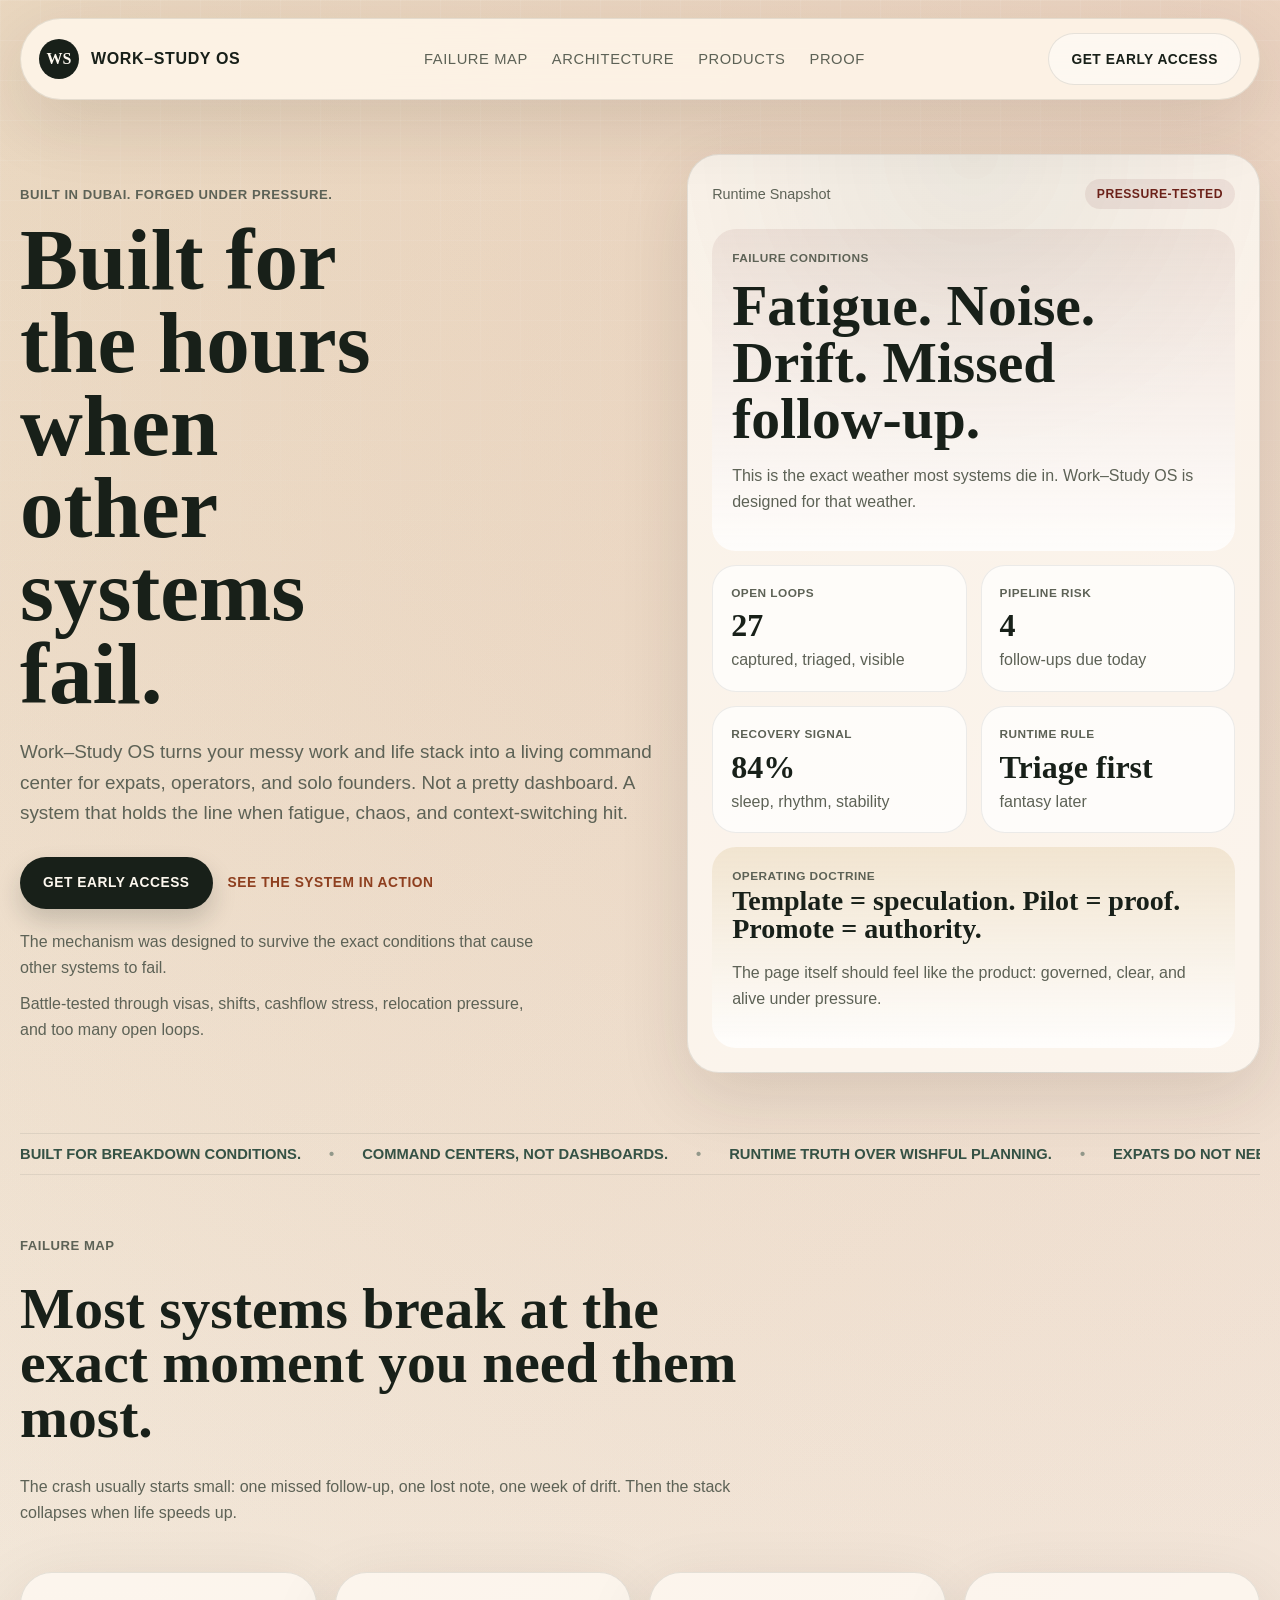
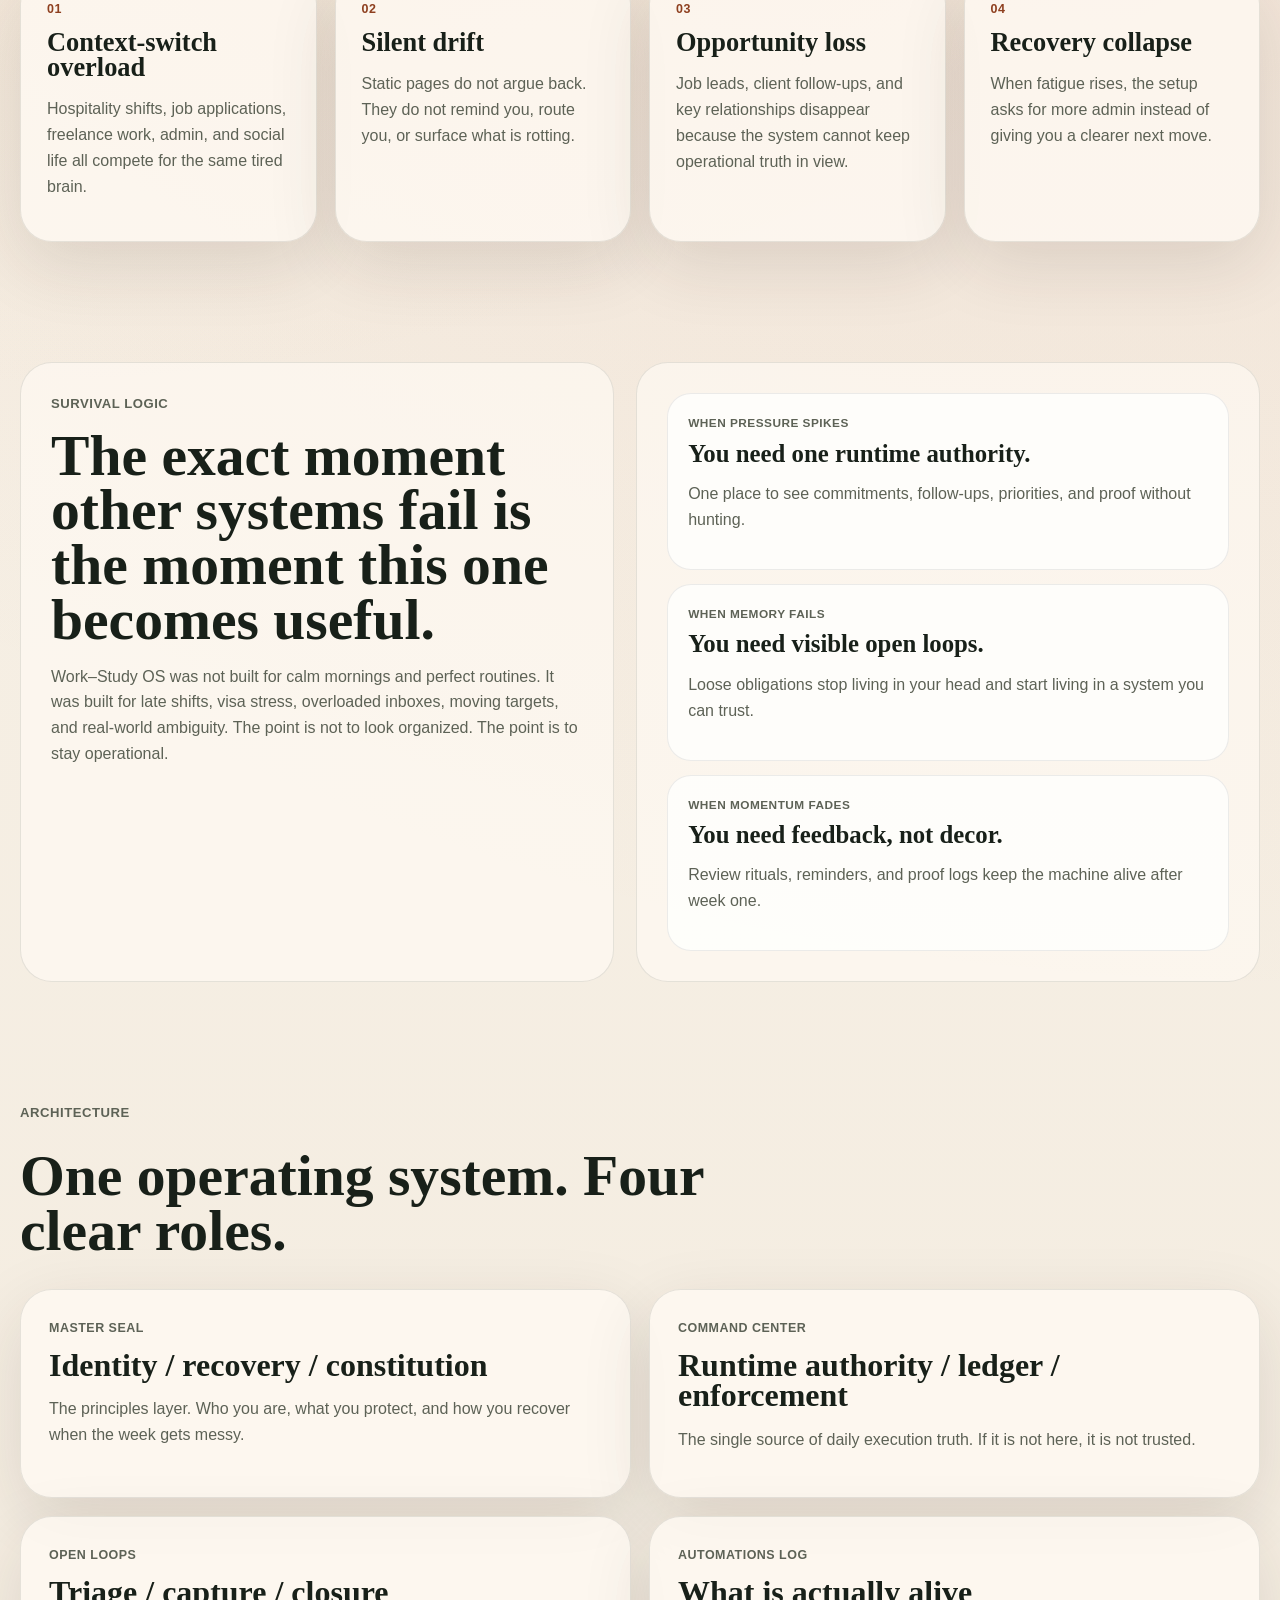
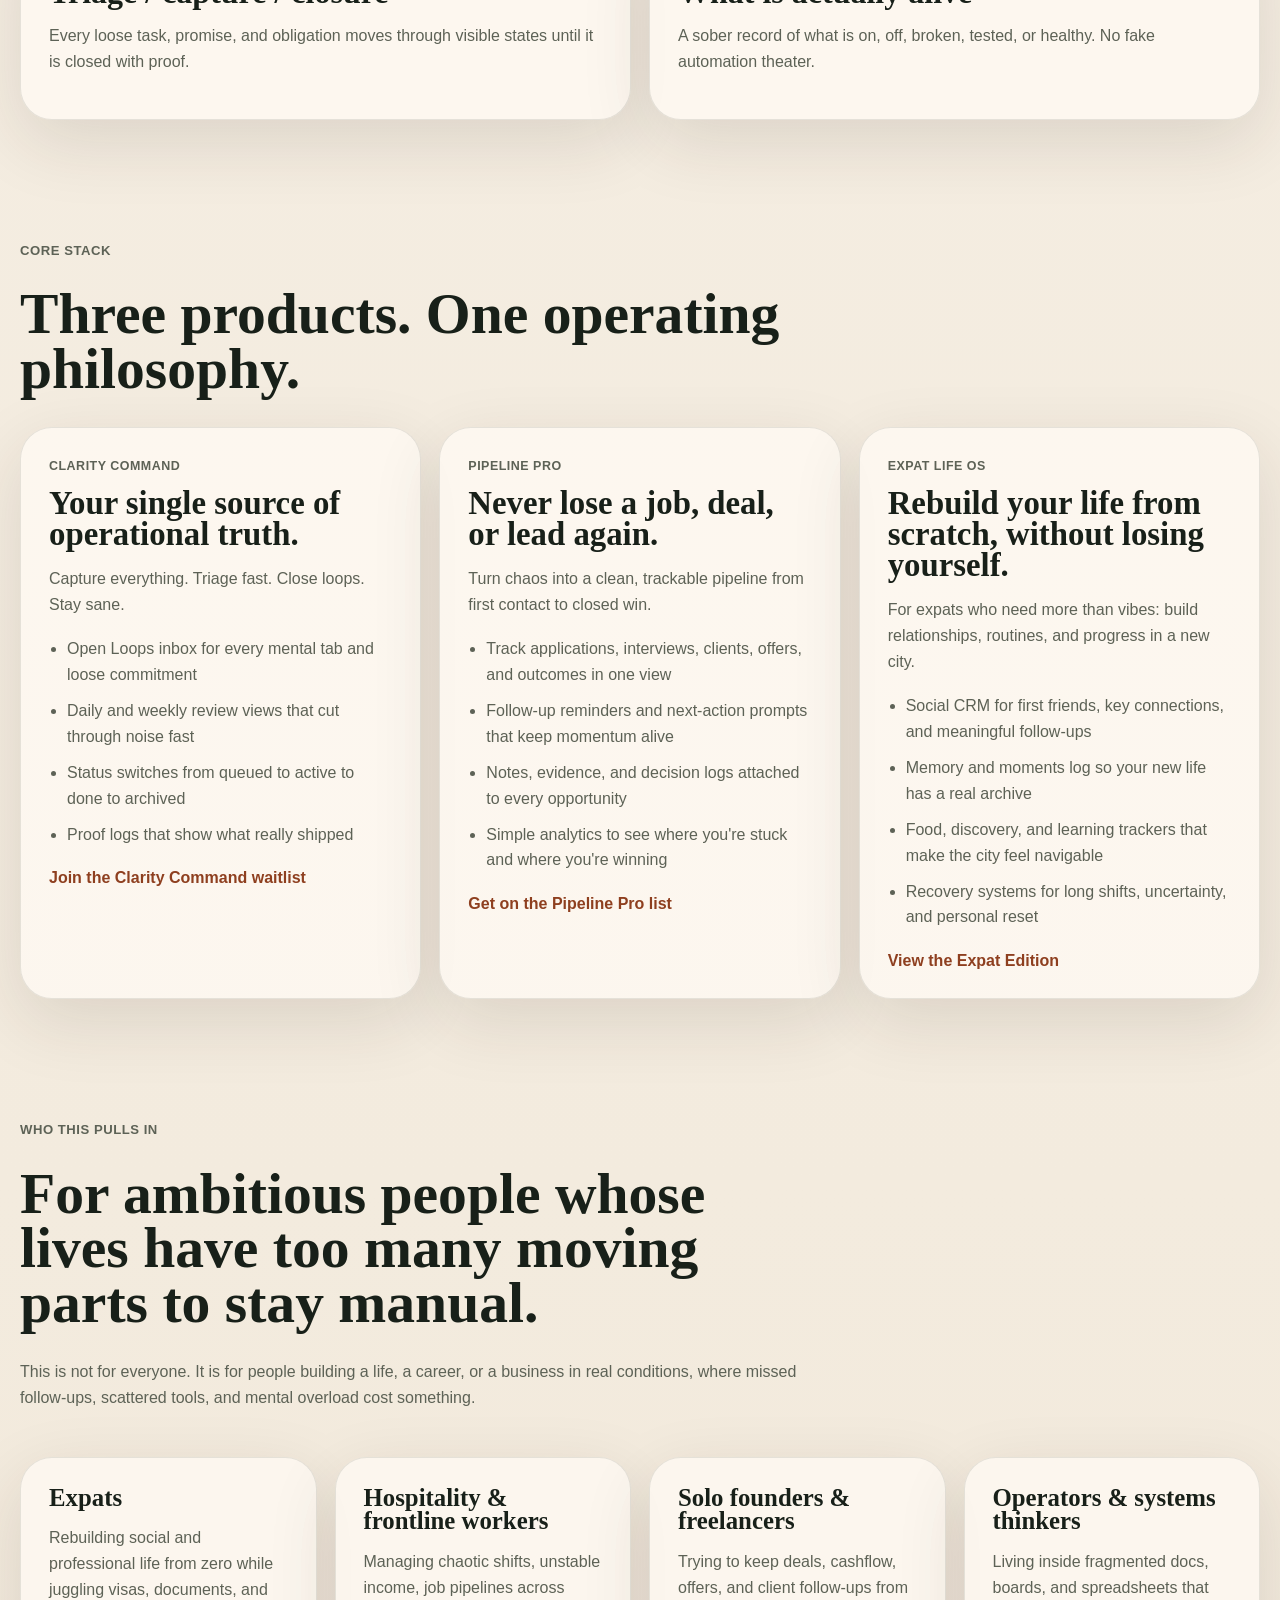
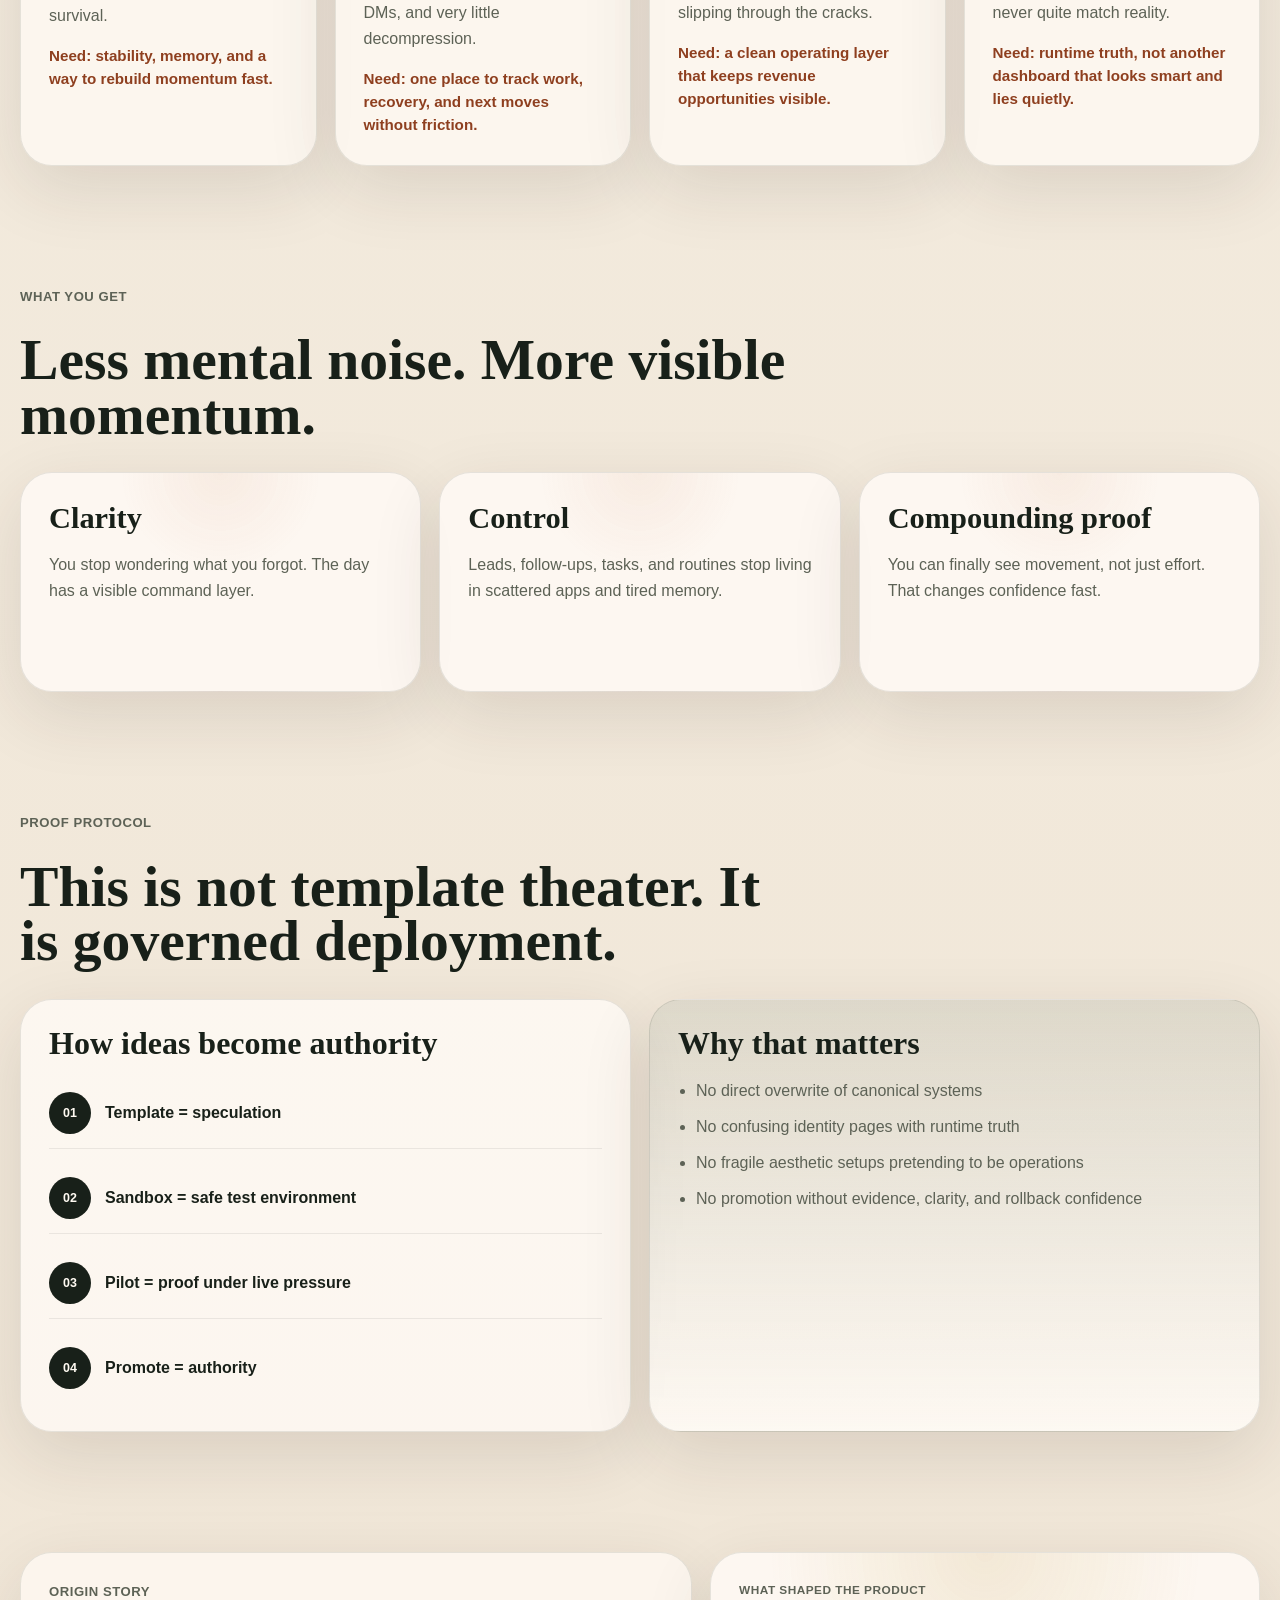
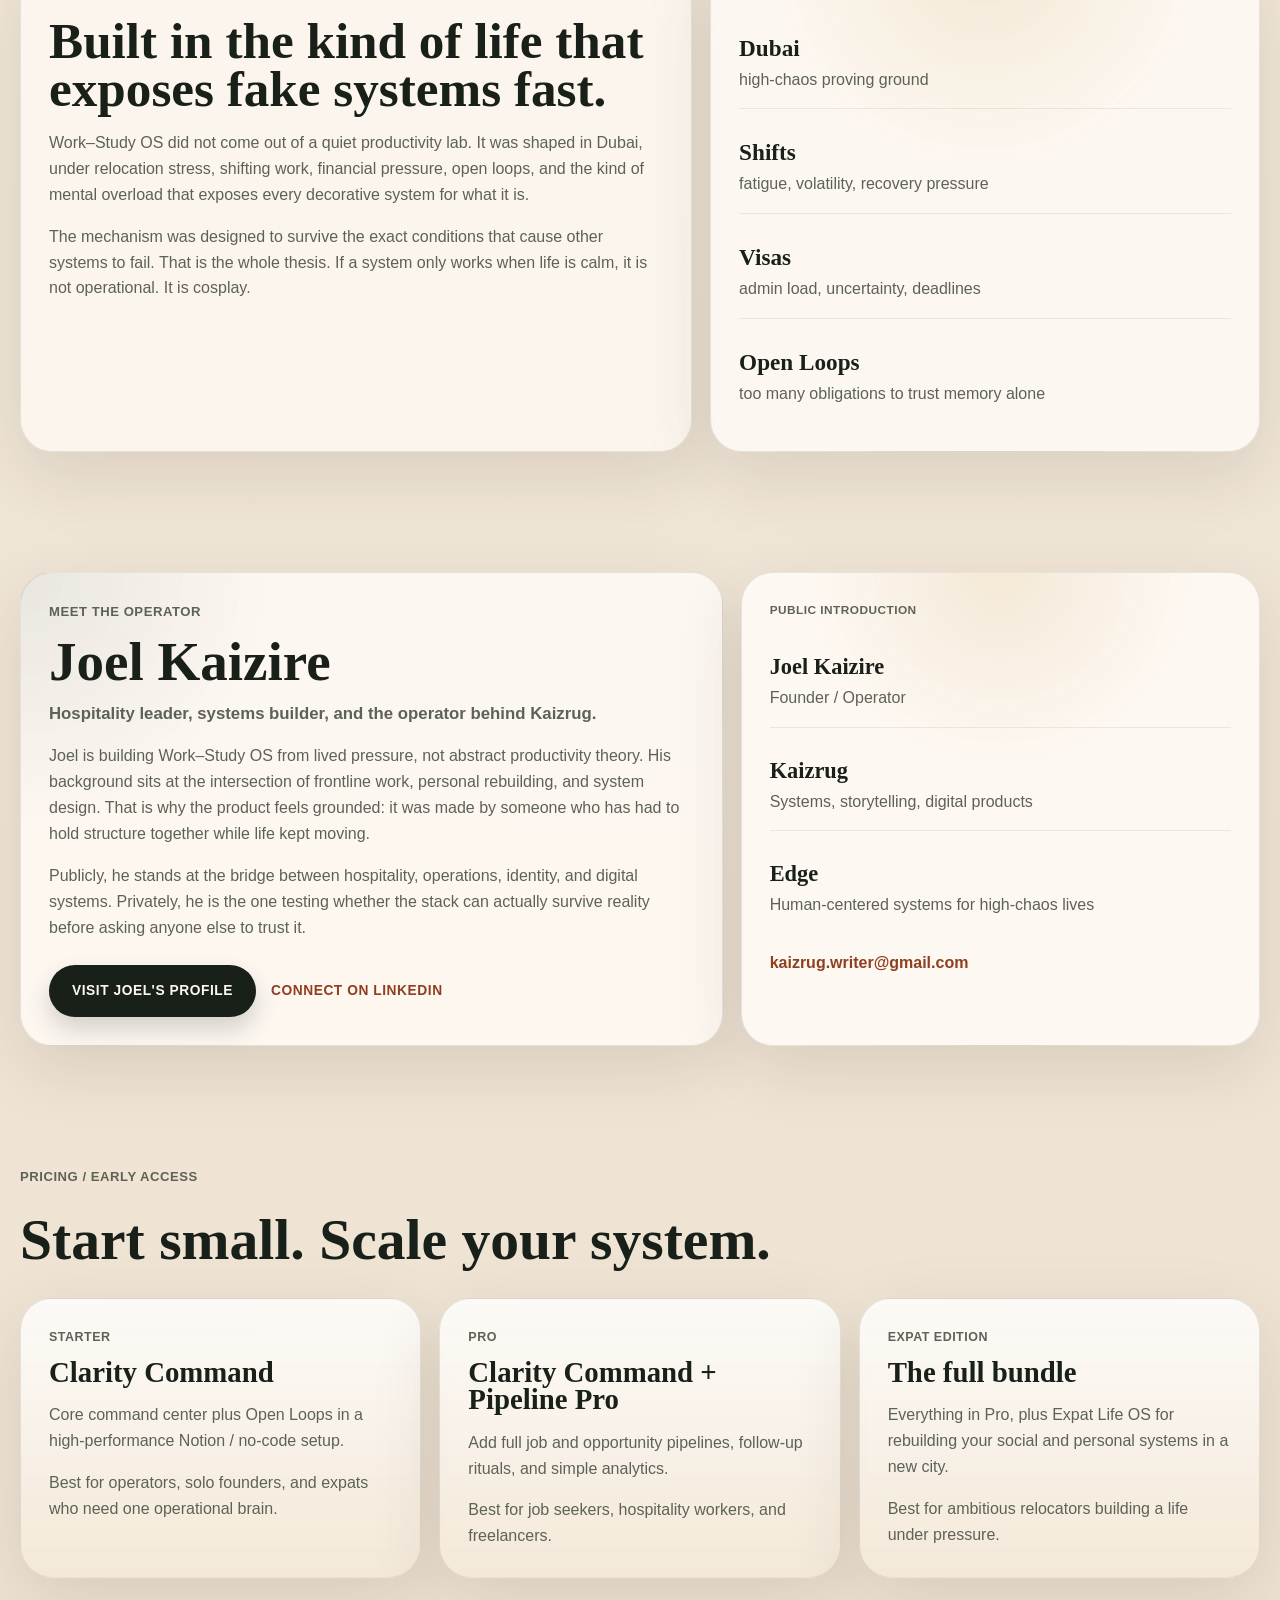
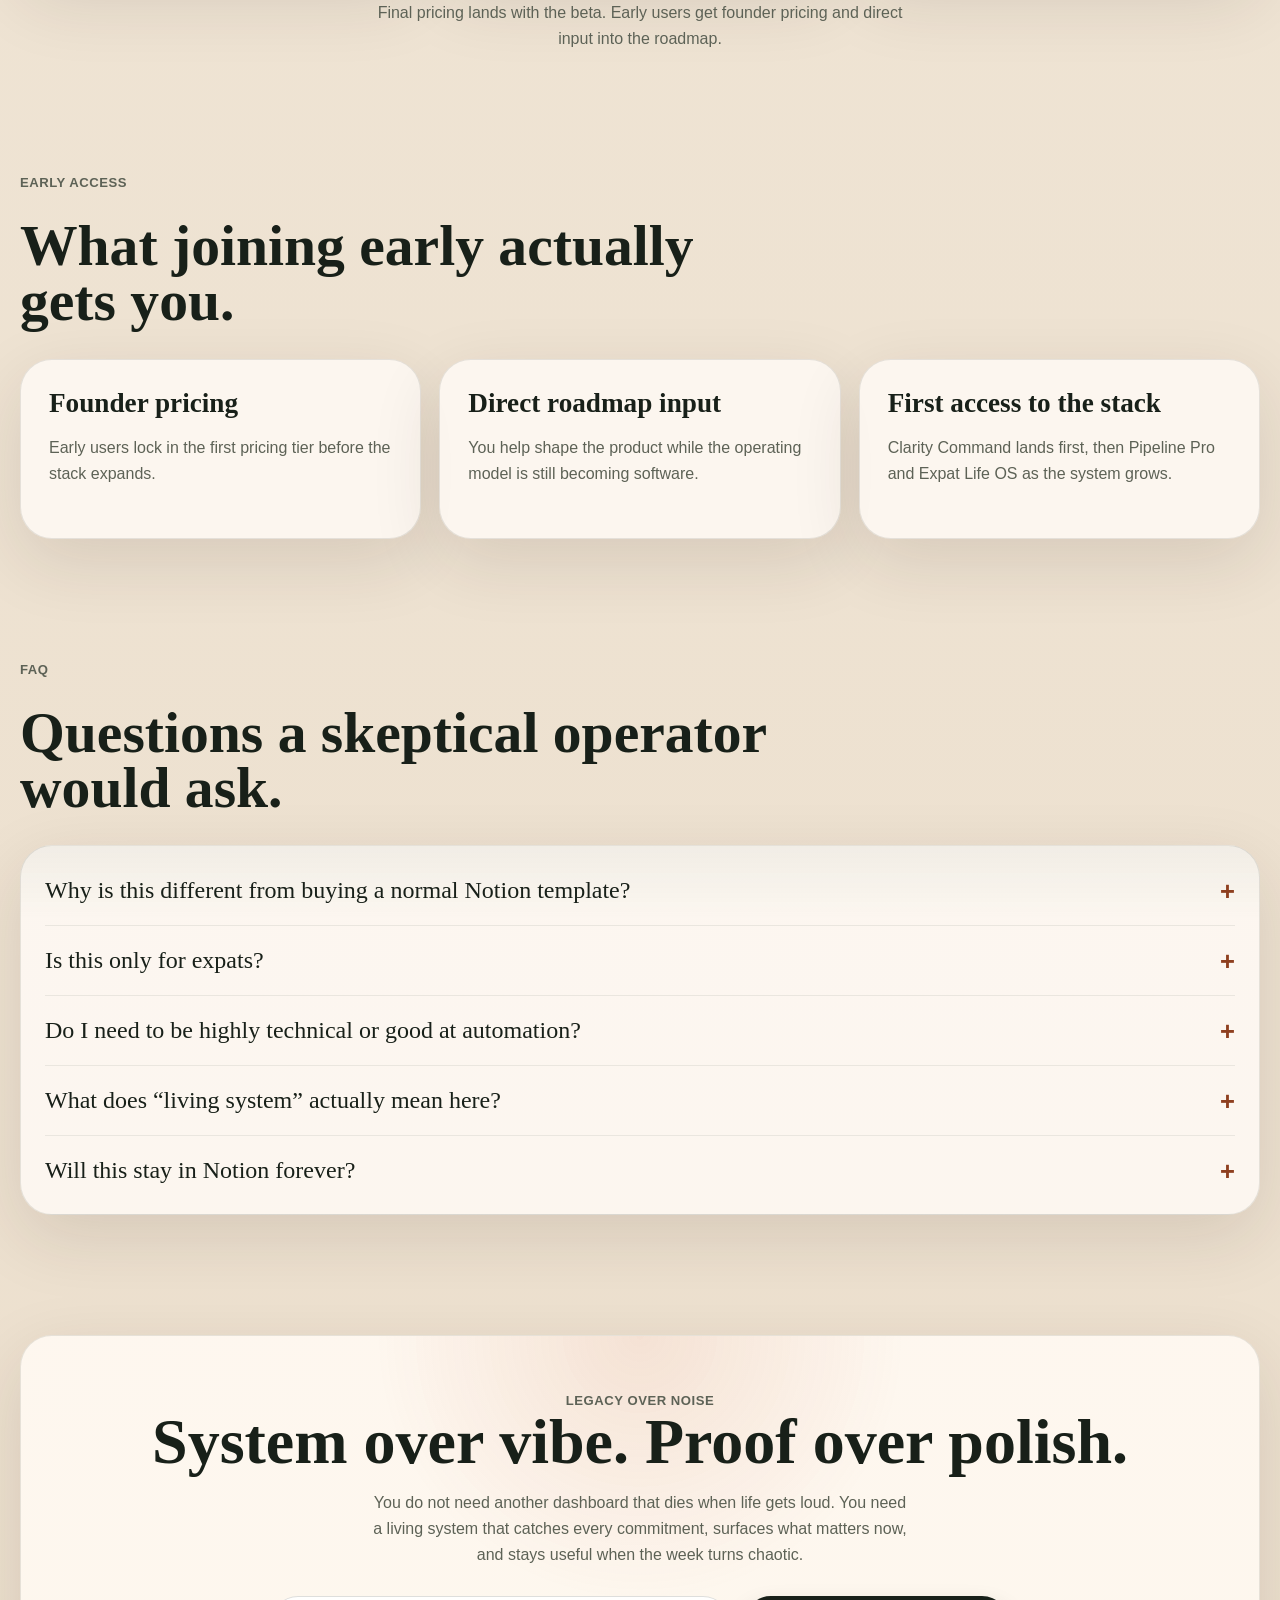
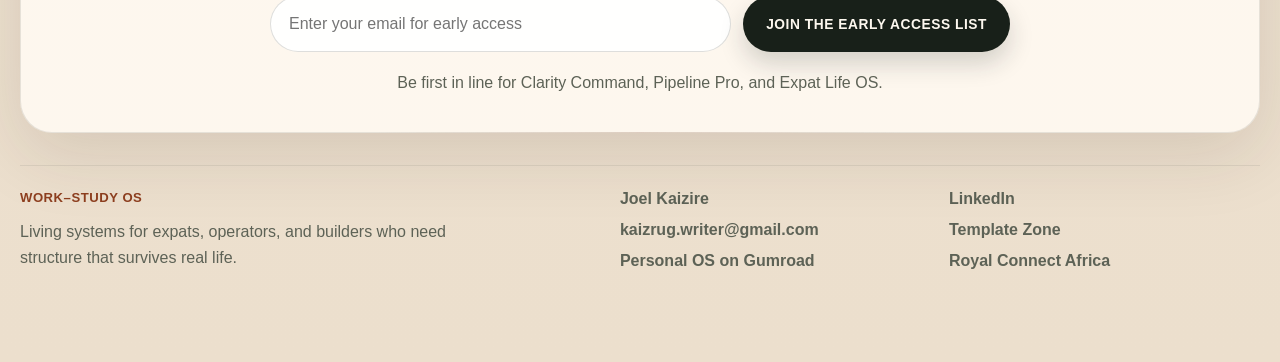
<file: index.html>
<!DOCTYPE html>
<html lang="en">
  <head>
    <meta charset="UTF-8" />
    <meta name="viewport" content="width=device-width, initial-scale=1.0" />
    <title>Work–Study OS | Built for the Hours When Other Systems Fail</title>
    <meta
      name="description"
      content="Work–Study OS is a living command center for expats, operators, and solo founders who need a system built to survive chaos, fatigue, and real-life pressure."
    />
    <link rel="stylesheet" href="styles.css" />
  </head>
  <body>
    <div class="site-shell">
      <header class="topbar" id="topbar">
        <a class="brand" href="#hero" aria-label="Work–Study OS home">
          <span class="brand-mark">WS</span>
          <span class="brand-text">Work–Study OS</span>
        </a>
        <nav class="topnav" aria-label="Primary">
          <a href="#failure-map">Failure Map</a>
          <a href="#architecture">Architecture</a>
          <a href="#products">Products</a>
          <a href="#proof">Proof</a>
        </nav>
        <a class="button button-ghost" href="#early-access">Get Early Access</a>
      </header>

      <main>
        <section class="hero section" id="hero">
          <div class="hero-copy reveal">
            <p class="eyebrow">Built in Dubai. Forged under pressure.</p>
            <h1>Built for the hours when other systems fail.</h1>
            <p class="hero-lead">
              Work–Study OS turns your messy work and life stack into a living command center
              for expats, operators, and solo founders. Not a pretty dashboard. A system that
              holds the line when fatigue, chaos, and context-switching hit.
            </p>
            <div class="hero-actions">
              <a class="button button-primary" href="#early-access">Get Early Access</a>
              <a class="button button-link" href="https://kayzjoel.gumroad.com/l/tfaiv" target="_blank" rel="noopener noreferrer">See the system in action</a>
            </div>
            <div class="hero-meta">
              <p>
                The mechanism was designed to survive the exact conditions that cause other
                systems to fail.
              </p>
              <p>
                Battle-tested through visas, shifts, cashflow stress, relocation pressure, and
                too many open loops.
              </p>
            </div>
          </div>

          <aside class="hero-panel reveal" aria-label="Runtime snapshot">
            <div class="panel-header">
              <span>Runtime Snapshot</span>
              <span class="status-pill">Pressure-Tested</span>
            </div>
            <div class="control-stack">
              <article class="stack-card stack-card-priority">
                <p class="signal-label">Failure Conditions</p>
                <h2>Fatigue. Noise. Drift. Missed follow-up.</h2>
                <p>
                  This is the exact weather most systems die in. Work–Study OS is designed for
                  that weather.
                </p>
              </article>
              <article class="stack-row">
                <div class="stack-stat">
                  <p class="signal-label">Open Loops</p>
                  <strong>27</strong>
                  <span>captured, triaged, visible</span>
                </div>
                <div class="stack-stat">
                  <p class="signal-label">Pipeline Risk</p>
                  <strong>4</strong>
                  <span>follow-ups due today</span>
                </div>
              </article>
              <article class="stack-row">
                <div class="stack-stat">
                  <p class="signal-label">Recovery Signal</p>
                  <strong>84%</strong>
                  <span>sleep, rhythm, stability</span>
                </div>
                <div class="stack-stat">
                  <p class="signal-label">Runtime Rule</p>
                  <strong>Triage first</strong>
                  <span>fantasy later</span>
                </div>
              </article>
              <article class="stack-card stack-card-doctrine">
                <p class="signal-label">Operating Doctrine</p>
                <h3>Template = speculation. Pilot = proof. Promote = authority.</h3>
                <p>
                  The page itself should feel like the product: governed, clear, and alive under
                  pressure.
                </p>
              </article>
            </div>
          </aside>
        </section>

        <section class="marquee" aria-label="Messaging highlights">
          <div class="marquee-track">
            <span>Built for breakdown conditions.</span>
            <span>Command centers, not dashboards.</span>
            <span>Runtime truth over wishful planning.</span>
            <span>Expats do not need more vibes.</span>
            <span>Proof-first systems survive.</span>
            <span>When other systems fail, this one takes over.</span>
          </div>
        </section>

        <section class="section failure-section" id="failure-map">
          <div class="section-heading reveal">
            <p class="eyebrow">Failure Map</p>
            <h2>Most systems break at the exact moment you need them most.</h2>
            <p>
              The crash usually starts small: one missed follow-up, one lost note, one week of
              drift. Then the stack collapses when life speeds up.
            </p>
          </div>
          <div class="failure-grid">
            <article class="failure-card reveal">
              <span class="failure-step">01</span>
              <h3>Context-switch overload</h3>
              <p>
                Hospitality shifts, job applications, freelance work, admin, and social life all
                compete for the same tired brain.
              </p>
            </article>
            <article class="failure-card reveal">
              <span class="failure-step">02</span>
              <h3>Silent drift</h3>
              <p>
                Static pages do not argue back. They do not remind you, route you, or surface what
                is rotting.
              </p>
            </article>
            <article class="failure-card reveal">
              <span class="failure-step">03</span>
              <h3>Opportunity loss</h3>
              <p>
                Job leads, client follow-ups, and key relationships disappear because the system
                cannot keep operational truth in view.
              </p>
            </article>
            <article class="failure-card reveal">
              <span class="failure-step">04</span>
              <h3>Recovery collapse</h3>
              <p>
                When fatigue rises, the setup asks for more admin instead of giving you a clearer
                next move.
              </p>
            </article>
          </div>
        </section>

        <section class="section survival-band">
          <div class="survival-copy reveal">
            <p class="eyebrow">Survival Logic</p>
            <h2>The exact moment other systems fail is the moment this one becomes useful.</h2>
            <p>
              Work–Study OS was not built for calm mornings and perfect routines. It was built for
              late shifts, visa stress, overloaded inboxes, moving targets, and real-world
              ambiguity. The point is not to look organized. The point is to stay operational.
            </p>
          </div>
          <div class="survival-grid reveal">
            <article class="survival-card">
              <p class="signal-label">When pressure spikes</p>
              <h3>You need one runtime authority.</h3>
              <p>One place to see commitments, follow-ups, priorities, and proof without hunting.</p>
            </article>
            <article class="survival-card">
              <p class="signal-label">When memory fails</p>
              <h3>You need visible open loops.</h3>
              <p>Loose obligations stop living in your head and start living in a system you can trust.</p>
            </article>
            <article class="survival-card">
              <p class="signal-label">When momentum fades</p>
              <h3>You need feedback, not decor.</h3>
              <p>Review rituals, reminders, and proof logs keep the machine alive after week one.</p>
            </article>
          </div>
        </section>

        <section class="section architecture-section" id="architecture">
          <div class="section-heading reveal">
            <p class="eyebrow">Architecture</p>
            <h2>One operating system. Four clear roles.</h2>
          </div>
          <div class="architecture-grid">
            <article class="architecture-card reveal">
              <p class="product-tag">Master Seal</p>
              <h3>Identity / recovery / constitution</h3>
              <p>
                The principles layer. Who you are, what you protect, and how you recover when the
                week gets messy.
              </p>
            </article>
            <article class="architecture-card reveal">
              <p class="product-tag">Command Center</p>
              <h3>Runtime authority / ledger / enforcement</h3>
              <p>
                The single source of daily execution truth. If it is not here, it is not trusted.
              </p>
            </article>
            <article class="architecture-card reveal">
              <p class="product-tag">Open Loops</p>
              <h3>Triage / capture / closure</h3>
              <p>
                Every loose task, promise, and obligation moves through visible states until it is
                closed with proof.
              </p>
            </article>
            <article class="architecture-card reveal">
              <p class="product-tag">Automations Log</p>
              <h3>What is actually alive</h3>
              <p>
                A sober record of what is on, off, broken, tested, or healthy. No fake automation
                theater.
              </p>
            </article>
          </div>
        </section>

        <section class="section" id="products">
          <div class="section-heading reveal">
            <p class="eyebrow">Core Stack</p>
            <h2>Three products. One operating philosophy.</h2>
          </div>
          <div class="product-grid">
            <article class="product-card reveal">
              <p class="product-tag">Clarity Command</p>
              <h3>Your single source of operational truth.</h3>
              <p class="product-line">Capture everything. Triage fast. Close loops. Stay sane.</p>
              <ul>
                <li>Open Loops inbox for every mental tab and loose commitment</li>
                <li>Daily and weekly review views that cut through noise fast</li>
                <li>Status switches from queued to active to done to archived</li>
                <li>Proof logs that show what really shipped</li>
              </ul>
              <a class="text-link" href="#early-access">Join the Clarity Command waitlist</a>
            </article>

            <article class="product-card reveal">
              <p class="product-tag">Pipeline Pro</p>
              <h3>Never lose a job, deal, or lead again.</h3>
              <p class="product-line">
                Turn chaos into a clean, trackable pipeline from first contact to closed win.
              </p>
              <ul>
                <li>Track applications, interviews, clients, offers, and outcomes in one view</li>
                <li>Follow-up reminders and next-action prompts that keep momentum alive</li>
                <li>Notes, evidence, and decision logs attached to every opportunity</li>
                <li>Simple analytics to see where you're stuck and where you're winning</li>
              </ul>
              <a class="text-link" href="#early-access">Get on the Pipeline Pro list</a>
            </article>

            <article class="product-card reveal">
              <p class="product-tag">Expat Life OS</p>
              <h3>Rebuild your life from scratch, without losing yourself.</h3>
              <p class="product-line">
                For expats who need more than vibes: build relationships, routines, and progress
                in a new city.
              </p>
              <ul>
                <li>Social CRM for first friends, key connections, and meaningful follow-ups</li>
                <li>Memory and moments log so your new life has a real archive</li>
                <li>Food, discovery, and learning trackers that make the city feel navigable</li>
                <li>Recovery systems for long shifts, uncertainty, and personal reset</li>
              </ul>
              <a class="text-link" href="https://kayzjoel.gumroad.com/l/tfaiv" target="_blank" rel="noopener noreferrer">View the Expat Edition</a>
            </article>
          </div>
        </section>

        <section class="section audience-section">
          <div class="section-heading reveal">
            <p class="eyebrow">Who This Pulls In</p>
            <h2>For ambitious people whose lives have too many moving parts to stay manual.</h2>
            <p>
              This is not for everyone. It is for people building a life, a career, or a business
              in real conditions, where missed follow-ups, scattered tools, and mental overload
              cost something.
            </p>
          </div>
          <div class="audience-grid">
            <article class="audience-card reveal">
              <h3>Expats</h3>
              <p>Rebuilding social and professional life from zero while juggling visas, documents, and survival.</p>
              <span class="audience-need">Need: stability, memory, and a way to rebuild momentum fast.</span>
            </article>
            <article class="audience-card reveal">
              <h3>Hospitality &amp; frontline workers</h3>
              <p>Managing chaotic shifts, unstable income, job pipelines across DMs, and very little decompression.</p>
              <span class="audience-need">Need: one place to track work, recovery, and next moves without friction.</span>
            </article>
            <article class="audience-card reveal">
              <h3>Solo founders &amp; freelancers</h3>
              <p>Trying to keep deals, cashflow, offers, and client follow-ups from slipping through the cracks.</p>
              <span class="audience-need">Need: a clean operating layer that keeps revenue opportunities visible.</span>
            </article>
            <article class="audience-card reveal">
              <h3>Operators &amp; systems thinkers</h3>
              <p>Living inside fragmented docs, boards, and spreadsheets that never quite match reality.</p>
              <span class="audience-need">Need: runtime truth, not another dashboard that looks smart and lies quietly.</span>
            </article>
          </div>
        </section>

        <section class="section attraction-section">
          <div class="section-heading reveal">
            <p class="eyebrow">What You Get</p>
            <h2>Less mental noise. More visible momentum.</h2>
          </div>
          <div class="attraction-grid">
            <article class="attraction-card reveal">
              <h3>Clarity</h3>
              <p>You stop wondering what you forgot. The day has a visible command layer.</p>
            </article>
            <article class="attraction-card reveal">
              <h3>Control</h3>
              <p>Leads, follow-ups, tasks, and routines stop living in scattered apps and tired memory.</p>
            </article>
            <article class="attraction-card reveal">
              <h3>Compounding proof</h3>
              <p>You can finally see movement, not just effort. That changes confidence fast.</p>
            </article>
          </div>
        </section>

        <section class="section proof-section" id="proof">
          <div class="section-heading reveal">
            <p class="eyebrow">Proof Protocol</p>
            <h2>This is not template theater. It is governed deployment.</h2>
          </div>
          <div class="proof-layout">
            <article class="proof-card reveal">
              <h3>How ideas become authority</h3>
              <div class="proof-steps">
                <div class="proof-step">
                  <span>01</span>
                  <p>Template = speculation</p>
                </div>
                <div class="proof-step">
                  <span>02</span>
                  <p>Sandbox = safe test environment</p>
                </div>
                <div class="proof-step">
                  <span>03</span>
                  <p>Pilot = proof under live pressure</p>
                </div>
                <div class="proof-step">
                  <span>04</span>
                  <p>Promote = authority</p>
                </div>
              </div>
            </article>
            <article class="proof-card proof-card-accent reveal">
              <h3>Why that matters</h3>
              <ul>
                <li>No direct overwrite of canonical systems</li>
                <li>No confusing identity pages with runtime truth</li>
                <li>No fragile aesthetic setups pretending to be operations</li>
                <li>No promotion without evidence, clarity, and rollback confidence</li>
              </ul>
            </article>
          </div>
        </section>

        <section class="section origin-section" id="origin">
          <div class="origin-layout">
            <article class="origin-story reveal">
              <p class="eyebrow">Origin Story</p>
              <h2>Built in the kind of life that exposes fake systems fast.</h2>
              <p>
                Work–Study OS did not come out of a quiet productivity lab. It was shaped in
                Dubai, under relocation stress, shifting work, financial pressure, open loops,
                and the kind of mental overload that exposes every decorative system for what it
                is.
              </p>
              <p>
                The mechanism was designed to survive the exact conditions that cause other
                systems to fail. That is the whole thesis. If a system only works when life is
                calm, it is not operational. It is cosplay.
              </p>
            </article>
            <aside class="origin-panel reveal">
              <p class="signal-label">What shaped the product</p>
              <div class="origin-signals">
                <div class="origin-signal">
                  <strong>Dubai</strong>
                  <span>high-chaos proving ground</span>
                </div>
                <div class="origin-signal">
                  <strong>Shifts</strong>
                  <span>fatigue, volatility, recovery pressure</span>
                </div>
                <div class="origin-signal">
                  <strong>Visas</strong>
                  <span>admin load, uncertainty, deadlines</span>
                </div>
                <div class="origin-signal">
                  <strong>Open Loops</strong>
                  <span>too many obligations to trust memory alone</span>
                </div>
              </div>
            </aside>
          </div>
        </section>

        <section class="section founder-section" id="founder">
          <div class="founder-layout">
            <article class="founder-card founder-card-main reveal">
              <p class="eyebrow">Meet The Operator</p>
              <h2>Joel Kaizire</h2>
              <p class="founder-role">
                Hospitality leader, systems builder, and the operator behind Kaizrug.
              </p>
              <p>
                Joel is building Work–Study OS from lived pressure, not abstract productivity
                theory. His background sits at the intersection of frontline work, personal
                rebuilding, and system design. That is why the product feels grounded: it was made
                by someone who has had to hold structure together while life kept moving.
              </p>
              <p>
                Publicly, he stands at the bridge between hospitality, operations, identity, and
                digital systems. Privately, he is the one testing whether the stack can actually
                survive reality before asking anyone else to trust it.
              </p>
              <div class="founder-actions">
                <a class="button button-primary" href="https://kaizrug-cv.pages.dev" target="_blank" rel="noopener noreferrer">Visit Joel's profile</a>
                <a class="button button-link" href="https://www.linkedin.com/in/kaizire-joel/" target="_blank" rel="noopener noreferrer">Connect on LinkedIn</a>
              </div>
            </article>
            <aside class="founder-card founder-card-side reveal">
              <p class="signal-label">Public Introduction</p>
              <div class="founder-points">
                <div class="founder-point">
                  <strong>Joel Kaizire</strong>
                  <span>Founder / Operator</span>
                </div>
                <div class="founder-point">
                  <strong>Kaizrug</strong>
                  <span>Systems, storytelling, digital products</span>
                </div>
                <div class="founder-point">
                  <strong>Edge</strong>
                  <span>Human-centered systems for high-chaos lives</span>
                </div>
              </div>
              <a class="text-link founder-email" href="mailto:kaizrug.writer@gmail.com">kaizrug.writer@gmail.com</a>
            </aside>
          </div>
        </section>

        <section class="section pricing-section" id="pricing">
          <div class="section-heading reveal">
            <p class="eyebrow">Pricing / Early Access</p>
            <h2>Start small. Scale your system.</h2>
          </div>
          <div class="pricing-grid">
            <article class="price-card reveal">
              <p class="price-tier">Starter</p>
              <h3>Clarity Command</h3>
              <p>Core command center plus Open Loops in a high-performance Notion / no-code setup.</p>
              <span class="price-fit">Best for operators, solo founders, and expats who need one operational brain.</span>
            </article>
            <article class="price-card reveal">
              <p class="price-tier">Pro</p>
              <h3>Clarity Command + Pipeline Pro</h3>
              <p>Add full job and opportunity pipelines, follow-up rituals, and simple analytics.</p>
              <span class="price-fit">Best for job seekers, hospitality workers, and freelancers.</span>
            </article>
            <article class="price-card reveal">
              <p class="price-tier">Expat Edition</p>
              <h3>The full bundle</h3>
              <p>Everything in Pro, plus Expat Life OS for rebuilding your social and personal systems in a new city.</p>
              <span class="price-fit">Best for ambitious relocators building a life under pressure.</span>
            </article>
          </div>
          <p class="pricing-note reveal">
            Final pricing lands with the beta. Early users get founder pricing and direct input
            into the roadmap.
          </p>
        </section>

        <section class="section access-section">
          <div class="section-heading reveal">
            <p class="eyebrow">Early Access</p>
            <h2>What joining early actually gets you.</h2>
          </div>
          <div class="access-grid">
            <article class="access-card reveal">
              <h3>Founder pricing</h3>
              <p>Early users lock in the first pricing tier before the stack expands.</p>
            </article>
            <article class="access-card reveal">
              <h3>Direct roadmap input</h3>
              <p>You help shape the product while the operating model is still becoming software.</p>
            </article>
            <article class="access-card reveal">
              <h3>First access to the stack</h3>
              <p>Clarity Command lands first, then Pipeline Pro and Expat Life OS as the system grows.</p>
            </article>
          </div>
        </section>

        <section class="section faq-section" id="faq">
          <div class="section-heading reveal">
            <p class="eyebrow">FAQ</p>
            <h2>Questions a skeptical operator would ask.</h2>
          </div>
          <div class="faq-list reveal">
            <details class="faq-item">
              <summary>Why is this different from buying a normal Notion template?</summary>
              <p>
                Because the point is not page layout. The point is runtime behavior. Work–Study OS
                is designed around open loops, reviews, reminders, proof, and authority
                separation, so the system keeps working after the novelty dies.
              </p>
            </details>
            <details class="faq-item">
              <summary>Is this only for expats?</summary>
              <p>
                No. Expats are one of the clearest use cases because relocation reveals system
                weakness fast, but the operating model is also for solo founders, hospitality
                workers, freelancers, and overloaded operators.
              </p>
            </details>
            <details class="faq-item">
              <summary>Do I need to be highly technical or good at automation?</summary>
              <p>
                No. The aim is operational clarity, not technical flexing. The system should help
                you see what matters, what is alive, and what needs follow-up without requiring you
                to become an integration engineer.
              </p>
            </details>
            <details class="faq-item">
              <summary>What does “living system” actually mean here?</summary>
              <p>
                It means the system has feedback loops. It captures open commitments, routes them
                into action, supports review rituals, and gives you proof of progress instead of
                leaving you with static pages that decay in silence.
              </p>
            </details>
            <details class="faq-item">
              <summary>Will this stay in Notion forever?</summary>
              <p>
                No. The architecture is intentionally designed so the operating model can evolve
                from Notion and no-code into fuller software over time, without losing the logic
                that makes it useful now.
              </p>
            </details>
          </div>
        </section>

        <section class="section final-cta" id="early-access">
          <div class="cta-panel reveal">
            <p class="eyebrow">Legacy Over Noise</p>
            <h2>System over vibe. Proof over polish.</h2>
            <p>
              You do not need another dashboard that dies when life gets loud. You need a living
              system that catches every commitment, surfaces what matters now, and stays useful
              when the week turns chaotic.
            </p>
            <form class="waitlist-form" id="waitlist-form" action="https://formsubmit.co/kaizrug.writer@gmail.com" method="POST">
              <label class="sr-only" for="email">Email address</label>
              <input type="hidden" name="_subject" value="New Work-Study OS early access signup" />
              <input type="hidden" name="_captcha" value="false" />
              <input type="hidden" name="_template" value="table" />
              <input id="email" name="email" type="email" placeholder="Enter your email for early access" required />
              <button class="button button-primary" type="submit">Join the Early Access List</button>
            </form>
            <p class="form-note" id="form-note">Be first in line for Clarity Command, Pipeline Pro, and Expat Life OS.</p>
          </div>
        </section>
      </main>

      <footer class="site-footer">
        <div class="footer-grid">
          <div class="footer-brand">
            <p class="eyebrow">Work–Study OS</p>
            <p>Living systems for expats, operators, and builders who need structure that survives real life.</p>
          </div>
          <div class="footer-links">
            <a href="https://kaizrug-cv.pages.dev" target="_blank" rel="noopener noreferrer">Joel Kaizire</a>
            <a href="https://www.linkedin.com/in/kaizire-joel/" target="_blank" rel="noopener noreferrer">LinkedIn</a>
            <a href="mailto:kaizrug.writer@gmail.com">kaizrug.writer@gmail.com</a>
            <a href="https://kaizrug-templates.pages.dev" target="_blank" rel="noopener noreferrer">Template Zone</a>
            <a href="https://kayzjoel.gumroad.com/l/tfaiv" target="_blank" rel="noopener noreferrer">Personal OS on Gumroad</a>
            <a href="https://rca-site.pages.dev" target="_blank" rel="noopener noreferrer">Royal Connect Africa</a>
          </div>
        </div>
      </footer>
    </div>

    <script src="script.js"></script>
  </body>
</html>
</file>
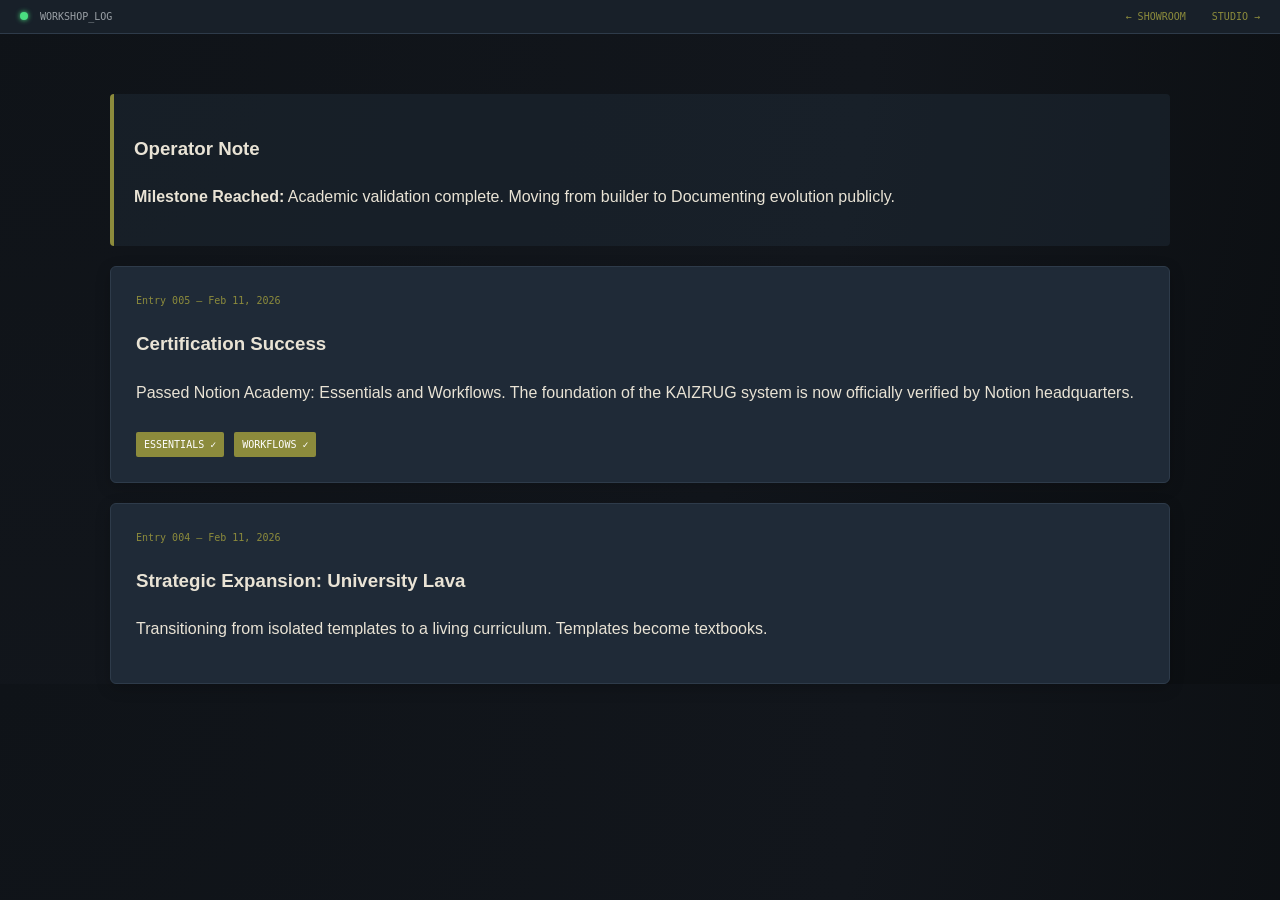
<file: docs/workshop.html>
<!DOCTYPE html>
<html lang="en">
<head>
    <meta charset="UTF-8">
    <meta name="viewport" content="width=device-width, initial-scale=1.0">
    <title>KAIZRUG // Workshop Log</title>
    <link rel="stylesheet" href="../css/main.css">
</head>
<body>
    <div class="system-bar">
        <div><span class="dot"></span> WORKSHOP_LOG</div>
        <nav>
            <a href="../index.html" style="color:var(--accent); text-decoration:none; margin-right:20px;">← SHOWROOM</a>
            <a href="../templates/studio.html" style="color:var(--accent); text-decoration:none;">STUDIO →</a>
        </nav>
    </div>

    <div class="container" style="padding-top:40px;">
        <aside>
            <h3>Operator Note</h3>
            <p><strong>Milestone Reached:</strong> Academic validation complete. Moving from builder to Documenting evolution publicly.</p>
        </aside>

        <section id="logs">
            <div class="card" style="opacity: 1; transform: none;">
                <div class="card-meta">Entry 005 — Feb 11, 2026</div>
                <h3>Certification Success</h3>
                <p>Passed Notion Academy: Essentials and Workflows. The foundation of the KAIZRUG system is now officially verified by Notion headquarters.</p>
                <div style="display: flex; gap: 10px; margin-top: 15px;">
                    <span class="badge-tag">ESSENTIALS ✓</span>
                    <span class="badge-tag">WORKFLOWS ✓</span>
                </div>
            </div>

            <div class="card" style="opacity: 1; transform: none; margin-top: 20px;">
                <div class="card-meta">Entry 004 — Feb 11, 2026</div>
                <h3>Strategic Expansion: University Lava</h3>
                <p>Transitioning from isolated templates to a living curriculum. Templates become textbooks.</p>
            </div>
        </section>
    </div>
</body>
</html>
</file>
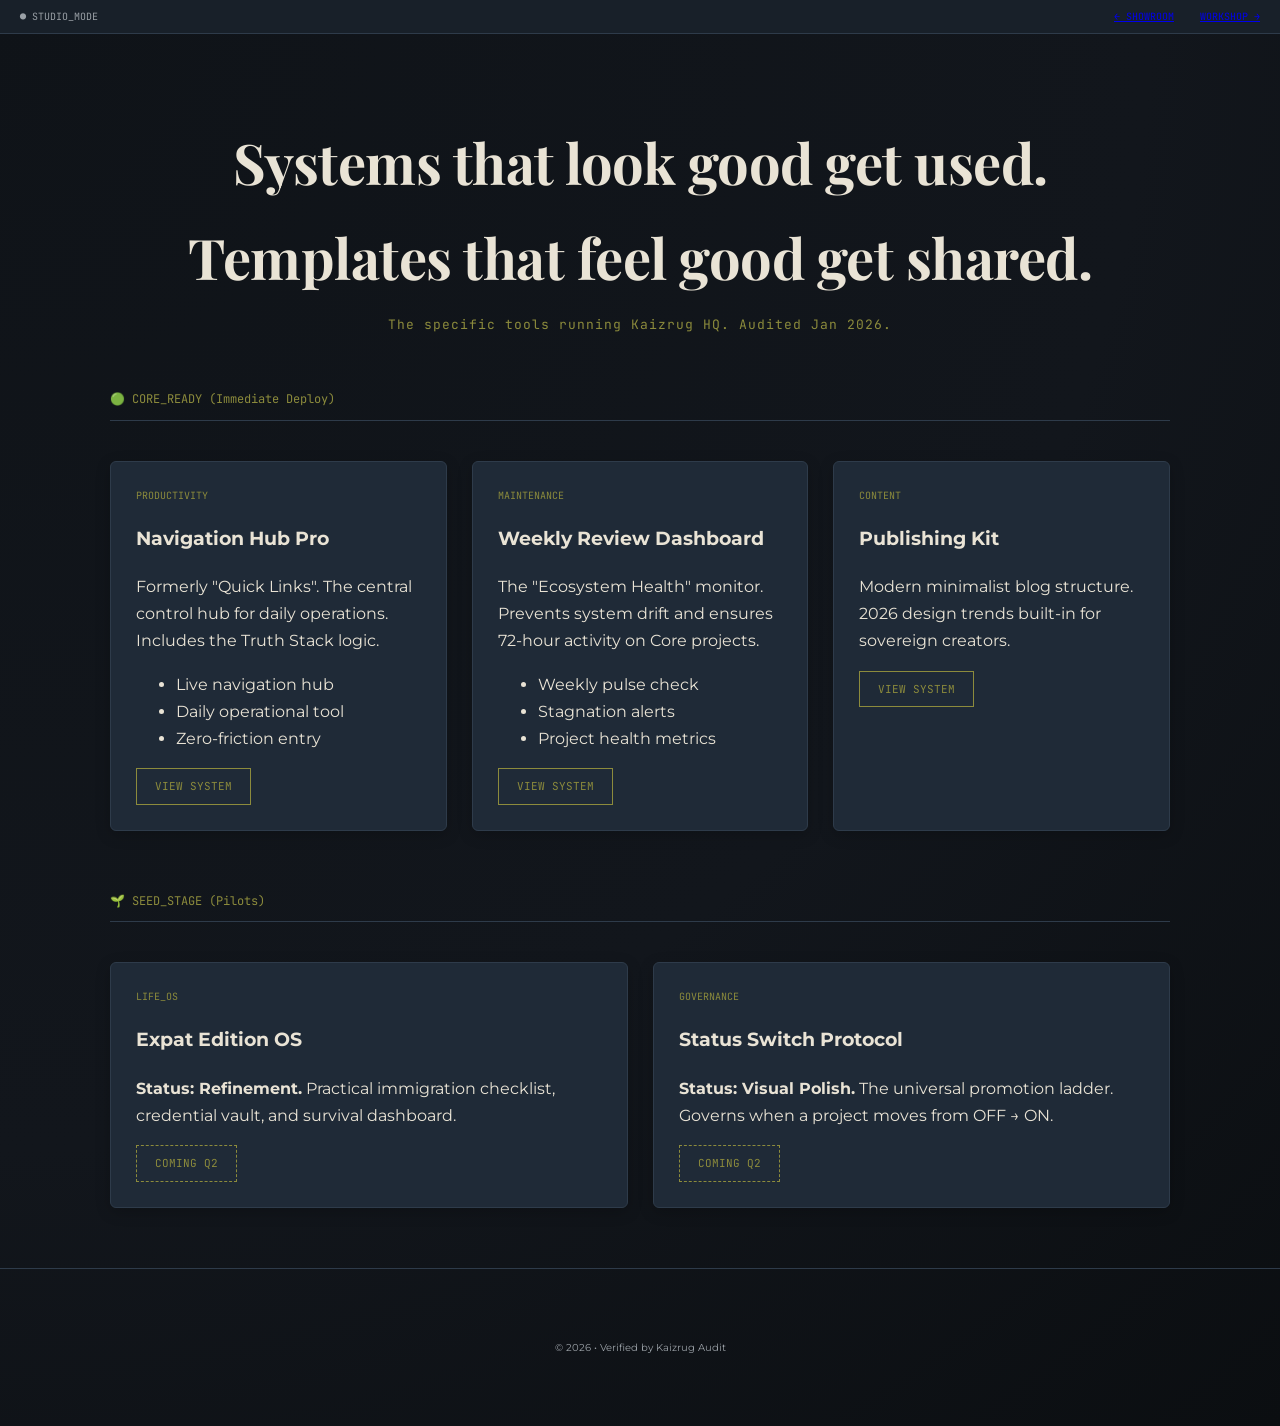
<file: templates/studio.html>
<!DOCTYPE html>
<html lang="en">
<head>
  <meta charset="UTF-8">
  <meta name="viewport" content="width=device-width, initial-scale=1.0">
  <title>KAIZRUG // Studio Collection</title>
  
  <link rel="preconnect" href="https://fonts.googleapis.com">
  <link rel="preconnect" href="https://fonts.gstatic.com" crossorigin>
  <link href="https://fonts.googleapis.com/css2?family=JetBrains+Mono:wght@400;700&family=Montserrat:wght@300;400;500;600&family=Playfair+Display:ital,wght@0,400;0,600;1,400&display=swap" rel="stylesheet">
  
  <link rel="stylesheet" href="../css/main.css">
</head>
<body>

  <div class="system-bar">
    <div><span>●</span> STUDIO_MODE</div>
    <nav>
      <a href="../index.html" style="margin-right:20px;">← SHOWROOM</a>
      <a href="../docs/workshop.html">WORKSHOP →</a>
    </nav>
  </div>

  <header class="hero">
    <div class="container">
      <h1>Systems that look good get used.<br><span>Templates that feel good get shared.</span></h1>
      <p class="subtitle">The specific tools running Kaizrug HQ. Audited Jan 2026.</p>
    </div>
  </header>

  <section id="collection" class="container">
    
    <!-- SECTION 1: CORE (Ready Now) -->
    <div class="card-meta" style="font-size: 12px; border-bottom: 1px solid var(--border); padding-bottom: 10px; margin-bottom: 30px;">
      🟢 CORE_READY (Immediate Deploy)
    </div>

    <div class="grid">
      
      <!-- Template 1 -->
      <article class="card">
        <div class="card-meta">PRODUCTIVITY</div>
        <h3>Navigation Hub Pro</h3>
        <p>Formerly "Quick Links". The central control hub for daily operations. Includes the Truth Stack logic.</p>
        <ul>
          <li>Live navigation hub</li>
          <li>Daily operational tool</li>
          <li>Zero-friction entry</li>
        </ul>
        <a href="#" class="btn">View System</a>
      </article>

      <!-- Template 2 -->
      <article class="card">
        <div class="card-meta">MAINTENANCE</div>
        <h3>Weekly Review Dashboard</h3>
        <p>The "Ecosystem Health" monitor. Prevents system drift and ensures 72-hour activity on Core projects.</p>
        <ul>
          <li>Weekly pulse check</li>
          <li>Stagnation alerts</li>
          <li>Project health metrics</li>
        </ul>
        <a href="#" class="btn">View System</a>
      </article>

      <!-- Template 3 -->
      <article class="card">
        <div class="card-meta">CONTENT</div>
        <h3>Publishing Kit</h3>
        <p>Modern minimalist blog structure. 2026 design trends built-in for sovereign creators.</p>
        <a href="#" class="btn">View System</a>
      </article>
    </div>

    <!-- SECTION 2: SEED (In Development) -->
    <div class="card-meta" style="font-size: 12px; border-bottom: 1px solid var(--border); padding-bottom: 10px; margin: 60px 0 30px;">
      🌱 SEED_STAGE (Pilots)
    </div>

    <div class="grid">
      
      <article class="card" style="opacity: 0.8;">
        <div class="card-meta">LIFE_OS</div>
        <h3>Expat Edition OS</h3>
        <p><strong>Status: Refinement.</strong> Practical immigration checklist, credential vault, and survival dashboard.</p>
        <span class="btn" style="border-style: dashed;">Coming Q2</span>
      </article>
      
      <article class="card" style="opacity: 0.8;">
        <div class="card-meta">GOVERNANCE</div>
        <h3>Status Switch Protocol</h3>
        <p><strong>Status: Visual Polish.</strong> The universal promotion ladder. Governs when a project moves from OFF → ON.</p>
        <span class="btn" style="border-style: dashed;">Coming Q2</span>
      </article>

    </div>
  </section>

  <footer class="footer" style="text-align:center; padding: 60px 0; border-top: 1px solid var(--border); margin-top: 60px;">
    <p class="mono" style="font-size: 10px; color: var(--muted);">© 2026 • Verified by Kaizrug Audit</p>
  </footer>

</body>
</html>
</file>
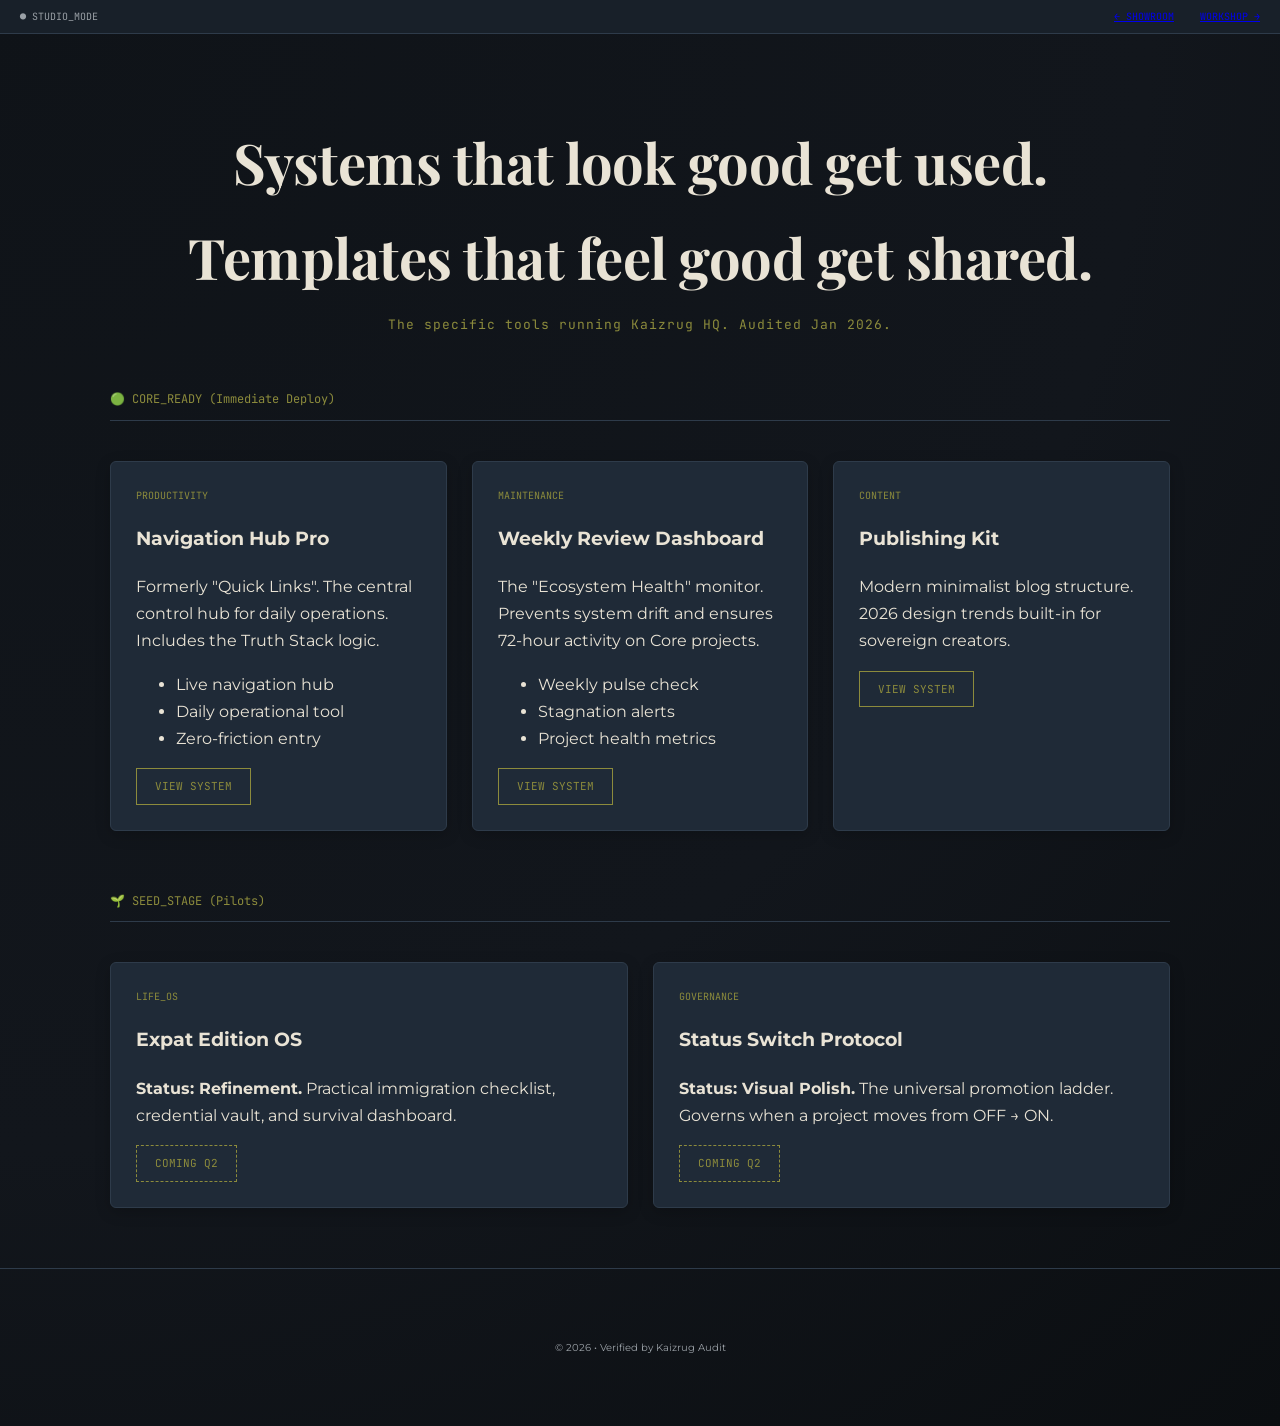
<file: archive/workshop/studio.html>
<!DOCTYPE html>
<html lang="en">
<head>
  <meta charset="UTF-8">
  <meta name="viewport" content="width=device-width, initial-scale=1.0">
  <title>KAIZRUG // Studio Collection</title>
  
  <link rel="preconnect" href="https://fonts.googleapis.com">
  <link rel="preconnect" href="https://fonts.gstatic.com" crossorigin>
  <link href="https://fonts.googleapis.com/css2?family=JetBrains+Mono:wght@400;700&family=Montserrat:wght@300;400;500;600&family=Playfair+Display:ital,wght@0,400;0,600;1,400&display=swap" rel="stylesheet">
  
  <link rel="stylesheet" href="main.css">
</head>
<body>

  <div class="system-bar">
    <div><span>●</span> STUDIO_MODE</div>
    <nav>
      <a href="../../index.html" style="margin-right:20px;">← SHOWROOM</a>
      <a href="workshop.html">WORKSHOP →</a>
    </nav>
  </div>

  <header class="hero">
    <div class="container">
      <h1>Systems that look good get used.<br><span>Templates that feel good get shared.</span></h1>
      <p class="subtitle">The specific tools running Kaizrug HQ. Audited Jan 2026.</p>
    </div>
  </header>

  <section id="collection" class="container">
    
    <!-- SECTION 1: CORE (Ready Now) -->
    <div class="card-meta" style="font-size: 12px; border-bottom: 1px solid var(--border); padding-bottom: 10px; margin-bottom: 30px;">
      🟢 CORE_READY (Immediate Deploy)
    </div>

    <div class="grid">
      
      <!-- Template 1 -->
      <article class="card">
        <div class="card-meta">PRODUCTIVITY</div>
        <h3>Navigation Hub Pro</h3>
        <p>Formerly "Quick Links". The central control hub for daily operations. Includes the Truth Stack logic.</p>
        <ul>
          <li>Live navigation hub</li>
          <li>Daily operational tool</li>
          <li>Zero-friction entry</li>
        </ul>
        <a href="#" class="btn">View System</a>
      </article>

      <!-- Template 2 -->
      <article class="card">
        <div class="card-meta">MAINTENANCE</div>
        <h3>Weekly Review Dashboard</h3>
        <p>The "Ecosystem Health" monitor. Prevents system drift and ensures 72-hour activity on Core projects.</p>
        <ul>
          <li>Weekly pulse check</li>
          <li>Stagnation alerts</li>
          <li>Project health metrics</li>
        </ul>
        <a href="#" class="btn">View System</a>
      </article>

      <!-- Template 3 -->
      <article class="card">
        <div class="card-meta">CONTENT</div>
        <h3>Publishing Kit</h3>
        <p>Modern minimalist blog structure. 2026 design trends built-in for sovereign creators.</p>
        <a href="#" class="btn">View System</a>
      </article>
    </div>

    <!-- SECTION 2: SEED (In Development) -->
    <div class="card-meta" style="font-size: 12px; border-bottom: 1px solid var(--border); padding-bottom: 10px; margin: 60px 0 30px;">
      🌱 SEED_STAGE (Pilots)
    </div>

    <div class="grid">
      
      <article class="card" style="opacity: 0.8;">
        <div class="card-meta">LIFE_OS</div>
        <h3>Expat Edition OS</h3>
        <p><strong>Status: Refinement.</strong> Practical immigration checklist, credential vault, and survival dashboard.</p>
        <span class="btn" style="border-style: dashed;">Coming Q2</span>
      </article>
      
      <article class="card" style="opacity: 0.8;">
        <div class="card-meta">GOVERNANCE</div>
        <h3>Status Switch Protocol</h3>
        <p><strong>Status: Visual Polish.</strong> The universal promotion ladder. Governs when a project moves from OFF → ON.</p>
        <span class="btn" style="border-style: dashed;">Coming Q2</span>
      </article>

    </div>
  </section>

  <footer class="footer" style="text-align:center; padding: 60px 0; border-top: 1px solid var(--border); margin-top: 60px;">
    <p class="mono" style="font-size: 10px; color: var(--muted);">© 2026 • Verified by Kaizrug Audit</p>
  </footer>

</body>
</html>
</file>
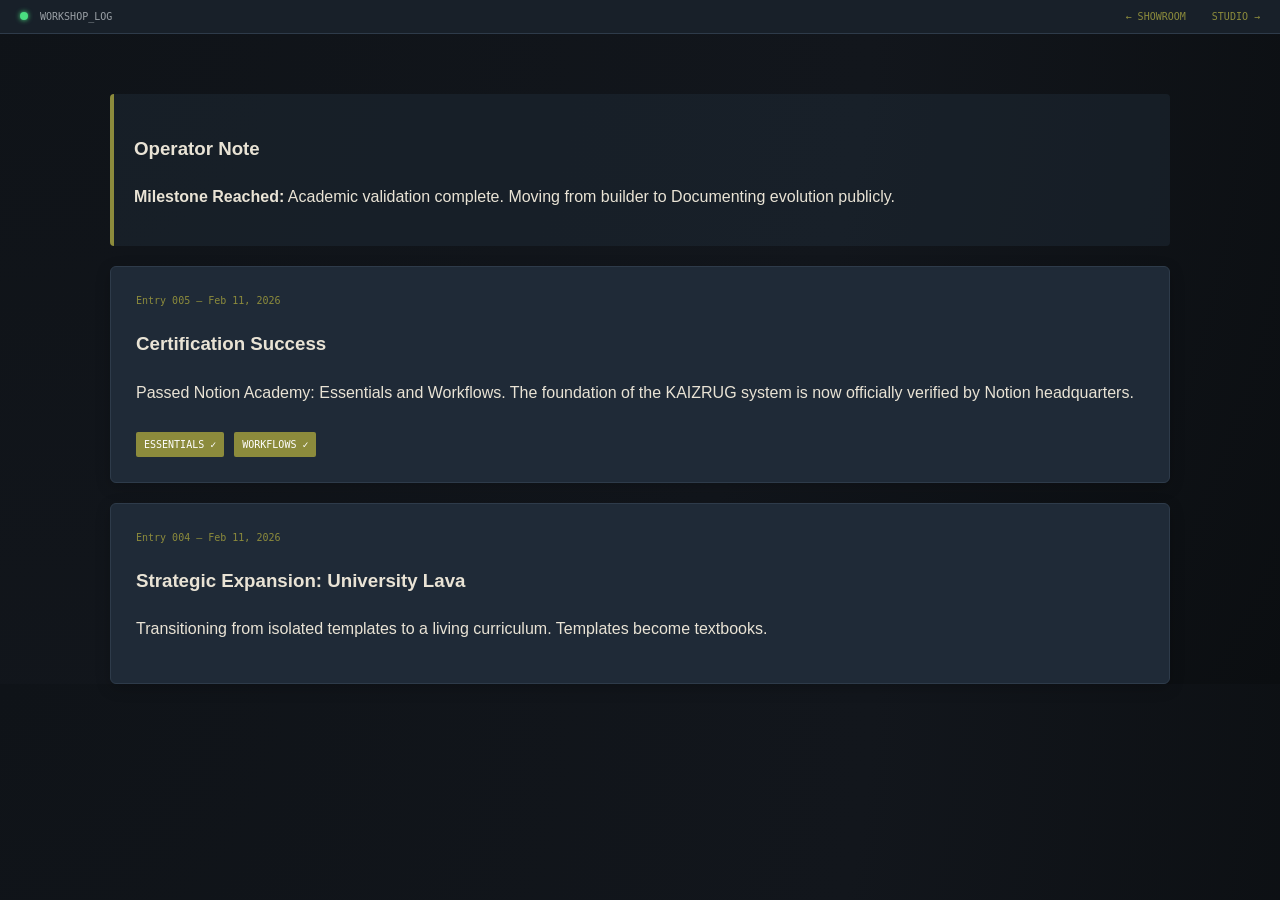
<file: archive/workshop/workshop.html>
<!DOCTYPE html>
<html lang="en">
<head>
    <meta charset="UTF-8">
    <meta name="viewport" content="width=device-width, initial-scale=1.0">
    <title>KAIZRUG // Workshop Log</title>
    <link rel="stylesheet" href="main.css">
</head>
<body>
    <div class="system-bar">
        <div><span class="dot"></span> WORKSHOP_LOG</div>
        <nav>
            <a href="../../index.html" style="color:var(--accent); text-decoration:none; margin-right:20px;">← SHOWROOM</a>
            <a href="studio.html" style="color:var(--accent); text-decoration:none;">STUDIO →</a>
        </nav>
    </div>

    <div class="container" style="padding-top:40px;">
        <aside>
            <h3>Operator Note</h3>
            <p><strong>Milestone Reached:</strong> Academic validation complete. Moving from builder to Documenting evolution publicly.</p>
        </aside>

        <section id="logs">
            <div class="card" style="opacity: 1; transform: none;">
                <div class="card-meta">Entry 005 — Feb 11, 2026</div>
                <h3>Certification Success</h3>
                <p>Passed Notion Academy: Essentials and Workflows. The foundation of the KAIZRUG system is now officially verified by Notion headquarters.</p>
                <div style="display: flex; gap: 10px; margin-top: 15px;">
                    <span class="badge-tag">ESSENTIALS ✓</span>
                    <span class="badge-tag">WORKFLOWS ✓</span>
                </div>
            </div>

            <div class="card" style="opacity: 1; transform: none; margin-top: 20px;">
                <div class="card-meta">Entry 004 — Feb 11, 2026</div>
                <h3>Strategic Expansion: University Lava</h3>
                <p>Transitioning from isolated templates to a living curriculum. Templates become textbooks.</p>
            </div>
        </section>
    </div>
</body>
</html>
</file>
<file: styles.css>
:root {
  --bg: #f2eadc;
  --bg-deep: #ece1ce;
  --surface: rgba(255, 250, 244, 0.76);
  --surface-strong: rgba(255, 252, 247, 0.94);
  --ink: #182019;
  --muted: #5d6256;
  --line: rgba(24, 32, 25, 0.1);
  --line-strong: rgba(24, 32, 25, 0.18);
  --accent: #bc5a34;
  --accent-deep: #8e3f1f;
  --accent-soft: rgba(188, 90, 52, 0.13);
  --forest: #355245;
  --forest-soft: rgba(53, 82, 69, 0.12);
  --gold: #b68a2d;
  --danger: #6b2119;
  --shadow: 0 22px 70px rgba(46, 34, 22, 0.12);
  --radius-xl: 32px;
  --radius-lg: 24px;
  --radius-md: 18px;
  --max-width: 1240px;
}

* {
  box-sizing: border-box;
}

html {
  scroll-behavior: smooth;
}

body {
  margin: 0;
  color: var(--ink);
  background:
    radial-gradient(circle at top left, rgba(182, 138, 45, 0.15), transparent 20%),
    radial-gradient(circle at top right, rgba(188, 90, 52, 0.18), transparent 26%),
    linear-gradient(180deg, #f8f2e9 0%, #f3ebde 44%, #ecdfcd 100%);
  font-family: "Trebuchet MS", "Gill Sans", sans-serif;
}

body::before {
  position: fixed;
  inset: 0;
  pointer-events: none;
  background-image:
    linear-gradient(rgba(255, 255, 255, 0.18) 1px, transparent 1px),
    linear-gradient(90deg, rgba(255, 255, 255, 0.16) 1px, transparent 1px);
  background-size: 40px 40px;
  content: "";
  mask-image: linear-gradient(180deg, rgba(0, 0, 0, 0.55), transparent 85%);
}

a {
  color: inherit;
  text-decoration: none;
}

.site-shell {
  width: min(calc(100% - 32px), var(--max-width));
  margin: 0 auto 56px;
}

.topbar {
  position: sticky;
  top: 14px;
  z-index: 30;
  display: flex;
  align-items: center;
  justify-content: space-between;
  gap: 20px;
  margin: 18px 0 22px;
  padding: 14px 18px;
  border: 1px solid var(--line);
  border-radius: 999px;
  background: rgba(255, 247, 235, 0.84);
  backdrop-filter: blur(18px);
  box-shadow: var(--shadow);
  transition: background-color 180ms ease, box-shadow 180ms ease, border-color 180ms ease;
}

.topbar.is-scrolled {
  background: rgba(255, 251, 245, 0.94);
  border-color: var(--line-strong);
  box-shadow: 0 16px 40px rgba(46, 34, 22, 0.14);
}

.brand {
  display: inline-flex;
  align-items: center;
  gap: 12px;
  font-weight: 700;
}

.brand-mark {
  display: grid;
  place-items: center;
  width: 40px;
  height: 40px;
  border-radius: 50%;
  background: var(--ink);
  color: #fdf8ef;
  font-family: Georgia, "Times New Roman", serif;
}

.brand-text,
.topnav a,
.button,
.product-tag,
.price-tier,
.status-pill,
.signal-label,
.eyebrow,
.failure-step {
  letter-spacing: 0.04em;
  text-transform: uppercase;
}

.topnav {
  display: inline-flex;
  gap: 24px;
  color: var(--muted);
  font-size: 0.92rem;
}

.topnav a:hover,
.topnav a:focus-visible,
.text-link:hover,
.text-link:focus-visible,
.button-link:hover,
.button-link:focus-visible {
  color: var(--accent-deep);
}

.section {
  padding: 60px 0;
}

.hero {
  display: grid;
  grid-template-columns: 1.05fr 0.95fr;
  gap: 34px;
  align-items: center;
  min-height: calc(100vh - 132px);
  padding-top: 32px;
}

.hero h1,
.section h2,
.product-card h3,
.contrast-card h3,
.price-card h3,
.audience-card h3,
.failure-card h3,
.stack-card h3,
.survival-card h3,
.architecture-card h3,
.proof-card h3 {
  margin: 0;
  font-family: Georgia, "Times New Roman", serif;
  line-height: 0.95;
}

.hero h1 {
  max-width: 8.6ch;
  font-size: clamp(4rem, 6.8vw, 7.1rem);
}

.hero-lead,
.hero-meta p,
.section p,
.product-line,
.product-card li,
.price-card p,
.price-fit,
.audience-card p,
.failure-card p,
.stack-card p,
.stack-stat span,
.stack-stat p,
.survival-card p,
.architecture-card p,
.proof-card li,
.pricing-note,
.form-note {
  color: var(--muted);
  line-height: 1.62;
}

.eyebrow {
  margin: 0 0 14px;
  color: var(--accent-deep);
  font-size: 0.82rem;
  font-weight: 800;
}

.hero-lead {
  max-width: 62ch;
  margin: 22px 0 0;
  font-size: 1.18rem;
}

.hero-actions {
  display: flex;
  flex-wrap: wrap;
  gap: 14px;
  margin: 28px 0 20px;
}

.hero-meta {
  display: grid;
  gap: 10px;
  max-width: 58ch;
}

.hero-meta p {
  margin: 0;
}

.button {
  display: inline-flex;
  align-items: center;
  justify-content: center;
  min-height: 52px;
  padding: 0 22px;
  border: 1px solid transparent;
  border-radius: 999px;
  font-size: 0.86rem;
  font-weight: 800;
  transition: transform 180ms ease, box-shadow 180ms ease, background-color 180ms ease;
}

.button:hover,
.button:focus-visible {
  transform: translateY(-1px);
}

.button-primary {
  background: var(--ink);
  color: #fdf8ef;
  box-shadow: 0 12px 24px rgba(23, 33, 26, 0.18);
}

.button-primary:hover,
.button-primary:focus-visible {
  background: var(--forest);
}

.button-ghost {
  border-color: var(--line);
  background: rgba(255, 255, 255, 0.45);
}

.button-link {
  padding: 0;
  min-height: auto;
  color: var(--accent-deep);
}

.hero-panel,
.failure-card,
.product-card,
.audience-card,
.price-card,
.cta-panel,
.architecture-card,
.proof-card {
  border: 1px solid var(--line);
  border-radius: var(--radius-xl);
  background: var(--surface);
  box-shadow: var(--shadow);
}

.hero-panel {
  padding: 24px;
  background:
    radial-gradient(circle at top, rgba(53, 82, 69, 0.08), transparent 34%),
    rgba(255, 251, 246, 0.76);
}

.panel-header {
  display: flex;
  align-items: center;
  justify-content: space-between;
  gap: 12px;
  margin-bottom: 20px;
  font-size: 0.9rem;
  color: var(--muted);
}

.status-pill {
  padding: 8px 12px;
  border-radius: 999px;
  background: rgba(107, 33, 25, 0.08);
  color: var(--danger);
  font-size: 0.76rem;
  font-weight: 800;
}

.control-stack {
  display: grid;
  gap: 14px;
}

.stack-card,
.stack-stat,
.survival-card {
  border-radius: var(--radius-lg);
  background: rgba(255, 255, 255, 0.72);
}

.stack-card {
  padding: 20px;
}

.stack-card h2 {
  margin: 10px 0 10px;
  font-family: Georgia, "Times New Roman", serif;
  font-size: clamp(2rem, 3.3vw, 3rem);
  line-height: 0.98;
}

.stack-card h3 {
  font-size: 1.75rem;
  line-height: 1.02;
}

.stack-card-priority {
  background: linear-gradient(180deg, rgba(107, 33, 25, 0.08), rgba(255, 255, 255, 0.78));
}

.stack-card-doctrine {
  background: linear-gradient(180deg, rgba(182, 138, 45, 0.14), rgba(255, 255, 255, 0.82));
}

.stack-row {
  display: grid;
  grid-template-columns: repeat(2, minmax(0, 1fr));
  gap: 14px;
}

.stack-stat {
  display: grid;
  gap: 6px;
  min-height: 126px;
  padding: 18px;
  border: 1px solid rgba(24, 32, 25, 0.08);
}

.stack-stat strong {
  font-family: Georgia, "Times New Roman", serif;
  font-size: 2rem;
  line-height: 1;
}

.signal-label {
  margin: 0;
  font-size: 0.74rem;
  color: var(--accent-deep);
  font-weight: 800;
}

.marquee {
  overflow: hidden;
  padding: 12px 0;
  border-top: 1px solid rgba(24, 32, 25, 0.08);
  border-bottom: 1px solid rgba(24, 32, 25, 0.08);
}

.marquee-track {
  display: flex;
  gap: 28px;
  width: max-content;
  color: var(--forest);
  font-size: 0.92rem;
  font-weight: 800;
  text-transform: uppercase;
  animation: scroll 28s linear infinite;
}

.marquee-track span::after {
  margin-left: 28px;
  color: rgba(53, 82, 69, 0.5);
  content: "•";
}

.section-heading {
  display: flex;
  flex-direction: column;
  gap: 12px;
  max-width: 780px;
  margin-bottom: 30px;
}

.section h2 {
  font-size: clamp(2.6rem, 4.5vw, 5rem);
}

.failure-section {
  position: relative;
}

.failure-grid,
.product-grid,
.audience-grid,
.pricing-grid,
.architecture-grid {
  display: grid;
  gap: 18px;
}

.failure-grid {
  grid-template-columns: repeat(4, minmax(0, 1fr));
}

.failure-card {
  padding: 26px;
  min-height: 240px;
}

.failure-step {
  display: inline-block;
  margin-bottom: 14px;
  color: var(--accent-deep);
  font-size: 0.78rem;
  font-weight: 800;
}

.failure-card h3 {
  font-size: 1.65rem;
  margin-bottom: 12px;
}

.survival-band {
  display: grid;
  grid-template-columns: 1fr 1.05fr;
  gap: 22px;
  align-items: stretch;
}

.survival-copy,
.survival-grid {
  padding: 30px;
  border-radius: var(--radius-xl);
  border: 1px solid var(--line);
  background: rgba(255, 250, 244, 0.64);
}

.survival-grid {
  display: grid;
  gap: 14px;
}

.survival-card {
  padding: 20px;
  border: 1px solid rgba(24, 32, 25, 0.08);
}

.survival-card h3 {
  margin: 8px 0 10px;
  font-size: 1.55rem;
}

.architecture-grid {
  grid-template-columns: repeat(2, minmax(0, 1fr));
}

.architecture-card,
.product-card,
.price-card,
.audience-card,
.proof-card {
  padding: 28px;
}

.architecture-card h3 {
  font-size: 2rem;
  margin-bottom: 14px;
}

.product-grid {
  grid-template-columns: repeat(3, minmax(0, 1fr));
}

.product-tag,
.price-tier {
  margin: 0 0 12px;
  color: var(--accent-deep);
  font-size: 0.78rem;
  font-weight: 800;
}

.product-card h3 {
  font-size: 2.05rem;
}

.product-line {
  margin: 16px 0 18px;
}

.product-card ul,
.proof-card ul {
  margin: 0 0 22px;
  padding-left: 18px;
}

.product-card li + li,
.proof-card li + li {
  margin-top: 10px;
}

.text-link {
  color: var(--accent-deep);
  font-weight: 800;
}

.audience-grid {
  grid-template-columns: repeat(4, minmax(0, 1fr));
}

.audience-card h3 {
  margin-bottom: 12px;
  font-size: 1.55rem;
}

.audience-need {
  display: block;
  margin-top: 16px;
  color: var(--accent-deep);
  font-size: 0.95rem;
  font-weight: 700;
  line-height: 1.5;
}

.attraction-grid {
  display: grid;
  grid-template-columns: repeat(3, minmax(0, 1fr));
  gap: 18px;
}

.attraction-card,
.founder-card {
  border: 1px solid var(--line);
  border-radius: var(--radius-xl);
  background: var(--surface);
  box-shadow: var(--shadow);
}

.attraction-card {
  min-height: 220px;
  padding: 28px;
  background:
    radial-gradient(circle at top, rgba(188, 90, 52, 0.08), transparent 34%),
    rgba(255, 251, 246, 0.82);
}

.attraction-card h3,
.founder-card h2,
.founder-point strong {
  font-family: Georgia, "Times New Roman", serif;
}

.attraction-card h3 {
  margin: 0 0 12px;
  font-size: 1.9rem;
}

.proof-layout {
  display: grid;
  grid-template-columns: 1fr 1fr;
  gap: 18px;
}

.proof-card {
  background: rgba(255, 251, 246, 0.8);
}

.proof-card-accent {
  background: linear-gradient(180deg, rgba(53, 82, 69, 0.1), rgba(255, 251, 246, 0.86));
}

.proof-card h3 {
  margin-bottom: 20px;
  font-size: 2rem;
}

.proof-steps {
  display: grid;
  gap: 14px;
}

.proof-step {
  display: grid;
  grid-template-columns: auto 1fr;
  gap: 14px;
  align-items: center;
  padding: 14px 0;
  border-bottom: 1px solid rgba(24, 32, 25, 0.08);
}

.proof-step:last-child {
  border-bottom: 0;
}

.proof-step span {
  display: inline-flex;
  align-items: center;
  justify-content: center;
  width: 42px;
  height: 42px;
  border-radius: 50%;
  background: var(--ink);
  color: #fffaf2;
  font-size: 0.78rem;
  font-weight: 800;
}

.proof-step p {
  margin: 0;
  color: var(--ink);
  font-weight: 700;
}

.origin-layout {
  display: grid;
  grid-template-columns: 1.1fr 0.9fr;
  gap: 18px;
}

.origin-story,
.origin-panel,
.access-card,
.faq-list {
  border: 1px solid var(--line);
  border-radius: var(--radius-xl);
  background: var(--surface);
  box-shadow: var(--shadow);
}

.origin-story,
.origin-panel,
.access-card {
  padding: 28px;
}

.origin-story h2 {
  font-size: clamp(2.5rem, 4vw, 4.4rem);
}

.origin-panel {
  background:
    radial-gradient(circle at top, rgba(182, 138, 45, 0.14), transparent 38%),
    rgba(255, 251, 246, 0.84);
}

.origin-signals {
  display: grid;
  gap: 14px;
  margin-top: 18px;
}

.origin-signal {
  display: grid;
  gap: 6px;
  padding: 16px 0;
  border-bottom: 1px solid rgba(24, 32, 25, 0.08);
}

.origin-signal:last-child {
  border-bottom: 0;
}

.origin-signal strong,
.access-card h3 {
  font-family: Georgia, "Times New Roman", serif;
}

.origin-signal strong {
  font-size: 1.45rem;
}

.origin-signal span {
  color: var(--muted);
  line-height: 1.55;
}

.founder-layout {
  display: grid;
  grid-template-columns: 1.15fr 0.85fr;
  gap: 18px;
}

.founder-card {
  padding: 28px;
}

.founder-card-main {
  background:
    radial-gradient(circle at top left, rgba(53, 82, 69, 0.1), transparent 30%),
    rgba(255, 251, 246, 0.84);
}

.founder-card-main h2 {
  font-size: clamp(2.8rem, 4.3vw, 4.8rem);
}

.founder-role {
  margin: 12px 0 16px;
  color: var(--accent-deep);
  font-size: 1.05rem;
  font-weight: 700;
}

.founder-actions {
  display: flex;
  flex-wrap: wrap;
  gap: 14px;
  margin-top: 24px;
}

.founder-card-side {
  background:
    radial-gradient(circle at top, rgba(182, 138, 45, 0.14), transparent 36%),
    rgba(255, 251, 246, 0.88);
}

.founder-points {
  display: grid;
  gap: 14px;
  margin-top: 18px;
}

.founder-point {
  display: grid;
  gap: 6px;
  padding: 16px 0;
  border-bottom: 1px solid rgba(24, 32, 25, 0.08);
}

.founder-point:last-child {
  border-bottom: 0;
}

.founder-point strong {
  font-size: 1.4rem;
}

.founder-point span {
  color: var(--muted);
  line-height: 1.55;
}

.founder-email {
  display: inline-block;
  margin-top: 20px;
}

.access-grid {
  display: grid;
  grid-template-columns: repeat(3, minmax(0, 1fr));
  gap: 18px;
}

.access-card {
  min-height: 180px;
  background: rgba(255, 251, 246, 0.82);
}

.access-card h3 {
  margin: 0 0 10px;
  font-size: 1.7rem;
}

.faq-list {
  padding: 10px 24px;
  background:
    linear-gradient(180deg, rgba(53, 82, 69, 0.06), transparent 20%),
    rgba(255, 251, 246, 0.84);
}

.faq-item {
  border-bottom: 1px solid rgba(24, 32, 25, 0.08);
}

.faq-item:last-child {
  border-bottom: 0;
}

.faq-item summary {
  cursor: pointer;
  list-style: none;
  padding: 20px 0;
  font-family: Georgia, "Times New Roman", serif;
  font-size: 1.5rem;
  line-height: 1.2;
}

.faq-item summary::-webkit-details-marker {
  display: none;
}

.faq-item summary::after {
  float: right;
  color: var(--accent-deep);
  content: "+";
  font-family: "Trebuchet MS", "Gill Sans", sans-serif;
  font-size: 1.6rem;
  font-weight: 700;
}

.faq-item[open] summary::after {
  content: "-";
}

.faq-item p {
  max-width: 70ch;
  margin: 0 0 20px;
}

.pricing-grid {
  grid-template-columns: repeat(3, minmax(0, 1fr));
}

.price-card {
  background: linear-gradient(180deg, rgba(255, 255, 255, 0.82), rgba(244, 233, 217, 0.88));
}

.price-card h3 {
  margin-bottom: 12px;
  font-size: 1.8rem;
}

.price-fit {
  display: block;
  margin-top: 16px;
}

.pricing-note {
  max-width: 62ch;
  margin: 22px auto 0;
  text-align: center;
}

.final-cta {
  padding-bottom: 20px;
}

.cta-panel {
  padding: 36px;
  text-align: center;
  background:
    radial-gradient(circle at top, rgba(188, 90, 52, 0.14), transparent 36%),
    rgba(255, 250, 242, 0.9);
}

.cta-panel h2 {
  font-size: clamp(2.8rem, 5vw, 5.2rem);
}

.cta-panel p {
  max-width: 60ch;
  margin: 18px auto 0;
}

.waitlist-form {
  display: flex;
  gap: 12px;
  max-width: 740px;
  margin: 28px auto 0;
}

.waitlist-form input {
  flex: 1;
  min-height: 56px;
  padding: 0 18px;
  border: 1px solid rgba(24, 32, 25, 0.14);
  border-radius: 999px;
  background: rgba(255, 255, 255, 0.88);
  font: inherit;
}

.waitlist-form input:focus-visible {
  outline: 2px solid rgba(188, 90, 52, 0.35);
  outline-offset: 2px;
}

.form-note {
  min-height: 24px;
}

.site-footer {
  padding: 12px 0 36px;
}

.footer-grid {
  display: grid;
  grid-template-columns: 1fr 1.1fr;
  gap: 18px;
  padding: 24px 0 0;
  border-top: 1px solid rgba(24, 32, 25, 0.08);
}

.footer-brand p:last-child {
  max-width: 48ch;
  margin: 0;
  color: var(--muted);
  line-height: 1.6;
}

.footer-links {
  display: grid;
  grid-template-columns: repeat(2, minmax(0, 1fr));
  gap: 12px 18px;
}

.footer-links a {
  color: var(--muted);
  font-weight: 700;
}

.footer-links a:hover,
.footer-links a:focus-visible {
  color: var(--accent-deep);
}

.sr-only {
  position: absolute;
  width: 1px;
  height: 1px;
  padding: 0;
  margin: -1px;
  overflow: hidden;
  clip: rect(0, 0, 0, 0);
  border: 0;
}

.reveal {
  opacity: 0;
  transform: translateY(18px);
  transition: opacity 650ms ease, transform 650ms ease;
}

.reveal.is-visible {
  opacity: 1;
  transform: translateY(0);
}

@keyframes scroll {
  from {
    transform: translateX(0);
  }

  to {
    transform: translateX(-50%);
  }
}

@media (max-width: 1080px) {
  .hero,
  .survival-band,
  .proof-layout,
  .origin-layout,
  .founder-layout,
  .footer-grid {
    grid-template-columns: 1fr;
  }

  .failure-grid,
  .product-grid,
  .pricing-grid,
  .audience-grid,
  .architecture-grid,
  .access-grid,
  .attraction-grid {
    grid-template-columns: repeat(2, minmax(0, 1fr));
  }

  .hero h1 {
    max-width: 10.4ch;
  }
}

@media (max-width: 760px) {
  .site-shell {
    width: min(calc(100% - 20px), var(--max-width));
  }

  .topbar {
    flex-wrap: wrap;
    border-radius: 28px;
  }

  .topnav {
    order: 3;
    width: 100%;
    justify-content: space-between;
    gap: 12px;
    font-size: 0.79rem;
  }

  .section {
    padding: 42px 0;
  }

  .hero {
    min-height: auto;
    gap: 24px;
  }

  .hero h1 {
    font-size: clamp(3rem, 12vw, 4.6rem);
  }

  .stack-row,
  .failure-grid,
  .product-grid,
  .audience-grid,
  .pricing-grid,
  .architecture-grid,
  .access-grid,
  .attraction-grid,
  .footer-links {
    grid-template-columns: 1fr;
  }

  .waitlist-form {
    flex-direction: column;
  }

  .hero-panel,
  .failure-card,
  .survival-copy,
  .survival-grid,
  .architecture-card,
  .product-card,
  .price-card,
  .audience-card,
  .proof-card,
  .origin-story,
  .origin-panel,
  .attraction-card,
  .founder-card,
  .access-card,
  .cta-panel {
    padding: 22px;
  }

  .faq-list {
    padding: 8px 18px;
  }

  .faq-item summary {
    font-size: 1.28rem;
    padding-right: 26px;
  }
}

@media (prefers-reduced-motion: reduce) {
  html {
    scroll-behavior: auto;
  }

  .reveal,
  .button,
  .marquee-track,
  .topbar {
    animation: none;
    transition: none;
  }

  .reveal {
    opacity: 1;
    transform: none;
  }
}
</file>
<file: css/main.css>
/* ===============================
   1. Core Palette & Typography
   =============================== */
:root {
  --bg: #12161c;
  --panel: #182029;
  --card: #1F2A37;
  --text: #E9E3D5;
  --muted: #9aa0a6;
  --accent: #8C8B3C;
  --border: #2e3b4a;
  --font-serif: 'Playfair Display', serif;
  --font-sans: 'Montserrat', sans-serif;
  --font-mono: 'JetBrains Mono', monospace;
}

* { box-sizing: border-box; transition: all .25s ease-in-out; }

body {
  margin: 0;
  font-family: var(--font-sans);
  background: radial-gradient(circle at top left, #0f1318 0%, #12161c 60%, #0b0e11 100%);
  color: var(--text);
  line-height: 1.7;
  -webkit-font-smoothing: antialiased;
  opacity: 0;
  animation: fadeIn 1s ease forwards;
}

@keyframes fadeIn { to { opacity: 1; } }

/* ===============================
   2. System Bar
   =============================== */
.system-bar {
  background: var(--panel);
  border-bottom: 1px solid var(--border);
  padding: 8px 20px;
  display: flex;
  justify-content: space-between;
  font-family: var(--font-mono);
  font-size: 10px;
  color: var(--muted);
  position: sticky;
  top: 0;
  z-index: 100;
  backdrop-filter: blur(5px);
}

.dot {
  display: inline-block;
  width: 8px;
  height: 8px;
  border-radius: 50%;
  background: #4ade80;
  box-shadow: 0 0 5px #4ade80;
  margin-right: 6px;
}

/* ===============================
   3. Hero Header
   =============================== */
.hero {
  text-align: center;
  padding: 80px 20px 40px;
  animation: slideDown 1s ease forwards;
}

@keyframes slideDown {
  from { opacity: 0; transform: translateY(-20px); }
  to { opacity: 1; transform: translateY(0); }
}

.hero h1 {
  font-family: var(--font-serif);
  font-size: clamp(36px, 5vw, 56px);
  margin: 0;
  color: var(--text);
  letter-spacing: -0.5px;
}

.subtitle {
  font-family: var(--font-mono);
  font-size: 13px;
  color: var(--accent);
  margin-top: 10px;
  letter-spacing: 1px;
}

/* ===============================
   4. Navigation
   =============================== */
.nav {
  display: flex;
  justify-content: center;
  gap: 25px;
  margin-top: 30px;
  flex-wrap: wrap;
}

.nav a {
  color: var(--muted);
  text-decoration: none;
  font-family: var(--font-mono);
  font-size: 11px;
  text-transform: uppercase;
  letter-spacing: 1.5px;
  padding: 6px 12px;
  border: 1px solid transparent;
  border-radius: 4px;
}

.nav a:hover,
.nav a.active {
  color: var(--text);
  border-color: var(--accent);
}

/* ===============================
   5. Grid + Cards
   =============================== */
.container { max-width: 1100px; margin: 0 auto; padding: 0 20px; }

.grid {
  display: grid;
  grid-template-columns: repeat(auto-fit, minmax(300px, 1fr));
  gap: 25px;
  margin-top: 40px;
}

.card {
  background: var(--card);
  border: 1px solid var(--border);
  border-radius: 6px;
  padding: 25px;
  box-shadow: 0 4px 15px rgba(0,0,0,0.2);
  opacity: 0;
  transform: translateY(20px);
  animation: fadeUp 1s ease forwards;
}

@keyframes fadeUp {
  to { opacity: 1; transform: translateY(0); }
}

.card:hover {
  transform: translateY(-4px);
  border-color: var(--accent);
}

.card-meta {
  font-family: var(--font-mono);
  font-size: 10px;
  color: var(--accent);
  margin-bottom: 8px;
}

.btn {
  display: inline-block;
  background: transparent;
  color: var(--accent);
  border: 1px solid var(--accent);
  padding: 8px 18px;
  font-family: var(--font-mono);
  font-size: 11px;
  text-transform: uppercase;
  text-decoration: none;
}

.btn:hover {
  background: var(--accent);
  color: #fff;
}

/* Workshop Specifics */
aside {
  background: rgba(31, 42, 55, 0.5);
  border-left: 4px solid var(--accent);
  padding: 20px;
  margin: 20px 0;
  border-radius: 4px;
}

.badge-tag {
  display: inline-block;
  padding: 4px 8px;
  background: var(--accent);
  color: white;
  font-family: var(--font-mono);
  font-size: 10px;
  border-radius: 2px;
  margin-top: 10px;
}
</file>
<file: archive/workshop/main.css>
/* ===============================
   1. Core Palette & Typography
   =============================== */
:root {
  --bg: #12161c;
  --panel: #182029;
  --card: #1F2A37;
  --text: #E9E3D5;
  --muted: #9aa0a6;
  --accent: #8C8B3C;
  --border: #2e3b4a;
  --font-serif: 'Playfair Display', serif;
  --font-sans: 'Montserrat', sans-serif;
  --font-mono: 'JetBrains Mono', monospace;
}

* { box-sizing: border-box; transition: all .25s ease-in-out; }

body {
  margin: 0;
  font-family: var(--font-sans);
  background: radial-gradient(circle at top left, #0f1318 0%, #12161c 60%, #0b0e11 100%);
  color: var(--text);
  line-height: 1.7;
  -webkit-font-smoothing: antialiased;
  opacity: 0;
  animation: fadeIn 1s ease forwards;
}

@keyframes fadeIn { to { opacity: 1; } }

/* ===============================
   2. System Bar
   =============================== */
.system-bar {
  background: var(--panel);
  border-bottom: 1px solid var(--border);
  padding: 8px 20px;
  display: flex;
  justify-content: space-between;
  font-family: var(--font-mono);
  font-size: 10px;
  color: var(--muted);
  position: sticky;
  top: 0;
  z-index: 100;
  backdrop-filter: blur(5px);
}

.dot {
  display: inline-block;
  width: 8px;
  height: 8px;
  border-radius: 50%;
  background: #4ade80;
  box-shadow: 0 0 5px #4ade80;
  margin-right: 6px;
}

/* ===============================
   3. Hero Header
   =============================== */
.hero {
  text-align: center;
  padding: 80px 20px 40px;
  animation: slideDown 1s ease forwards;
}

@keyframes slideDown {
  from { opacity: 0; transform: translateY(-20px); }
  to { opacity: 1; transform: translateY(0); }
}

.hero h1 {
  font-family: var(--font-serif);
  font-size: clamp(36px, 5vw, 56px);
  margin: 0;
  color: var(--text);
  letter-spacing: -0.5px;
}

.subtitle {
  font-family: var(--font-mono);
  font-size: 13px;
  color: var(--accent);
  margin-top: 10px;
  letter-spacing: 1px;
}

/* ===============================
   4. Navigation
   =============================== */
.nav {
  display: flex;
  justify-content: center;
  gap: 25px;
  margin-top: 30px;
  flex-wrap: wrap;
}

.nav a {
  color: var(--muted);
  text-decoration: none;
  font-family: var(--font-mono);
  font-size: 11px;
  text-transform: uppercase;
  letter-spacing: 1.5px;
  padding: 6px 12px;
  border: 1px solid transparent;
  border-radius: 4px;
}

.nav a:hover,
.nav a.active {
  color: var(--text);
  border-color: var(--accent);
}

/* ===============================
   5. Grid + Cards
   =============================== */
.container { max-width: 1100px; margin: 0 auto; padding: 0 20px; }

.grid {
  display: grid;
  grid-template-columns: repeat(auto-fit, minmax(300px, 1fr));
  gap: 25px;
  margin-top: 40px;
}

.card {
  background: var(--card);
  border: 1px solid var(--border);
  border-radius: 6px;
  padding: 25px;
  box-shadow: 0 4px 15px rgba(0,0,0,0.2);
  opacity: 0;
  transform: translateY(20px);
  animation: fadeUp 1s ease forwards;
}

@keyframes fadeUp {
  to { opacity: 1; transform: translateY(0); }
}

.card:hover {
  transform: translateY(-4px);
  border-color: var(--accent);
}

.card-meta {
  font-family: var(--font-mono);
  font-size: 10px;
  color: var(--accent);
  margin-bottom: 8px;
}

.btn {
  display: inline-block;
  background: transparent;
  color: var(--accent);
  border: 1px solid var(--accent);
  padding: 8px 18px;
  font-family: var(--font-mono);
  font-size: 11px;
  text-transform: uppercase;
  text-decoration: none;
}

.btn:hover {
  background: var(--accent);
  color: #fff;
}

/* Workshop Specifics */
aside {
  background: rgba(31, 42, 55, 0.5);
  border-left: 4px solid var(--accent);
  padding: 20px;
  margin: 20px 0;
  border-radius: 4px;
}

.badge-tag {
  display: inline-block;
  padding: 4px 8px;
  background: var(--accent);
  color: white;
  font-family: var(--font-mono);
  font-size: 10px;
  border-radius: 2px;
  margin-top: 10px;
}
</file>
